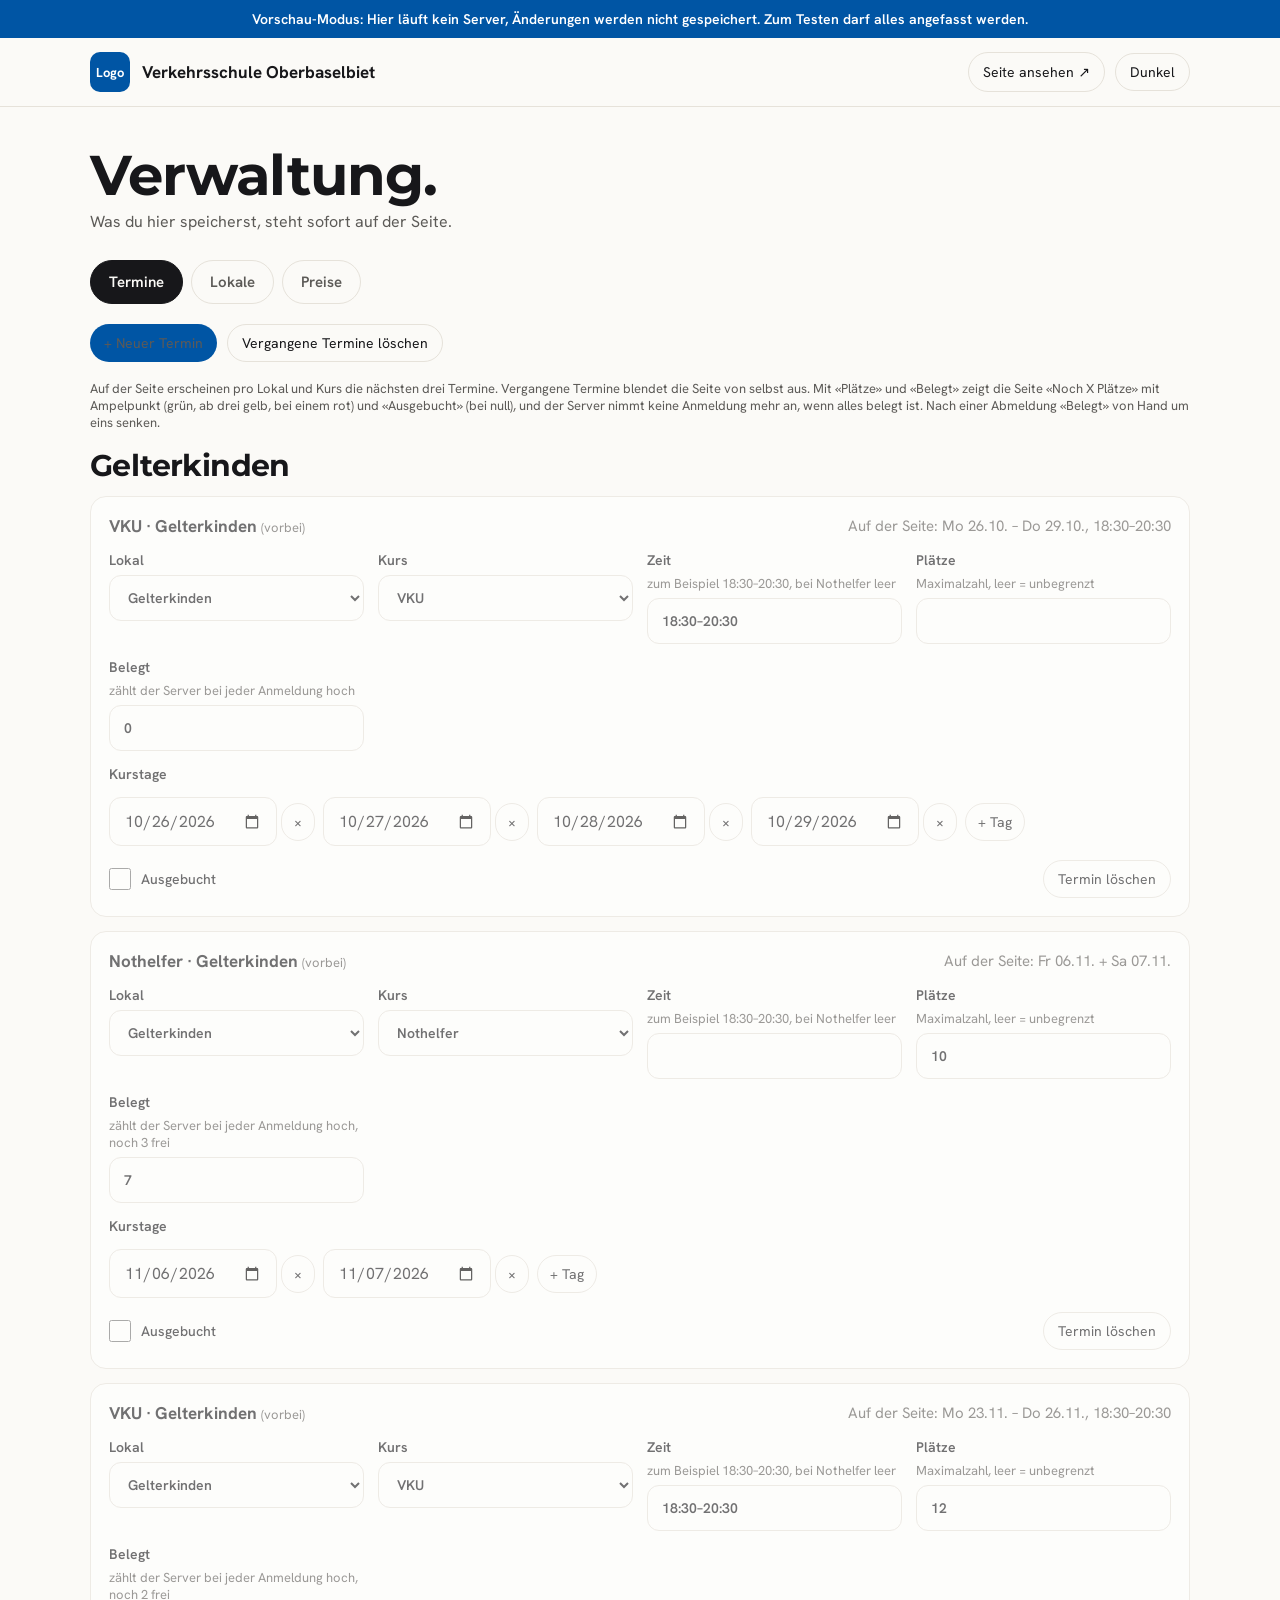
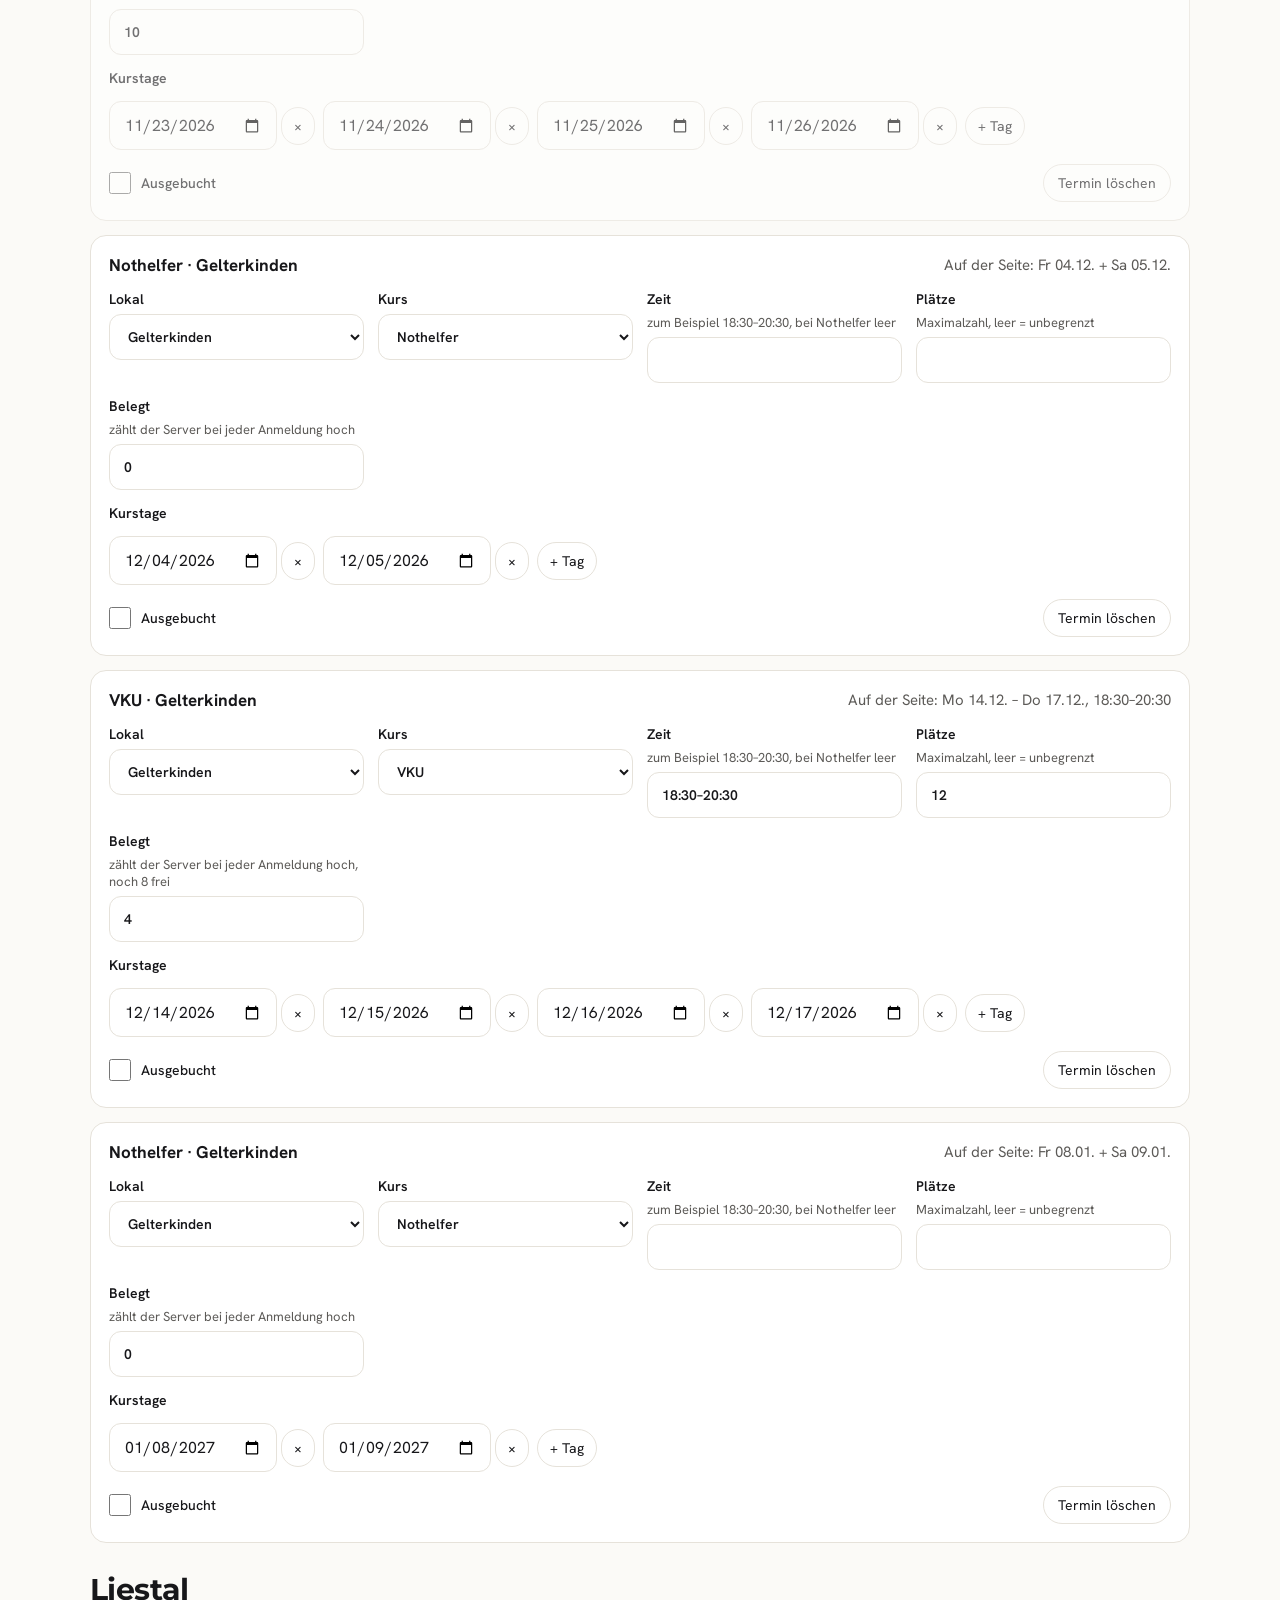
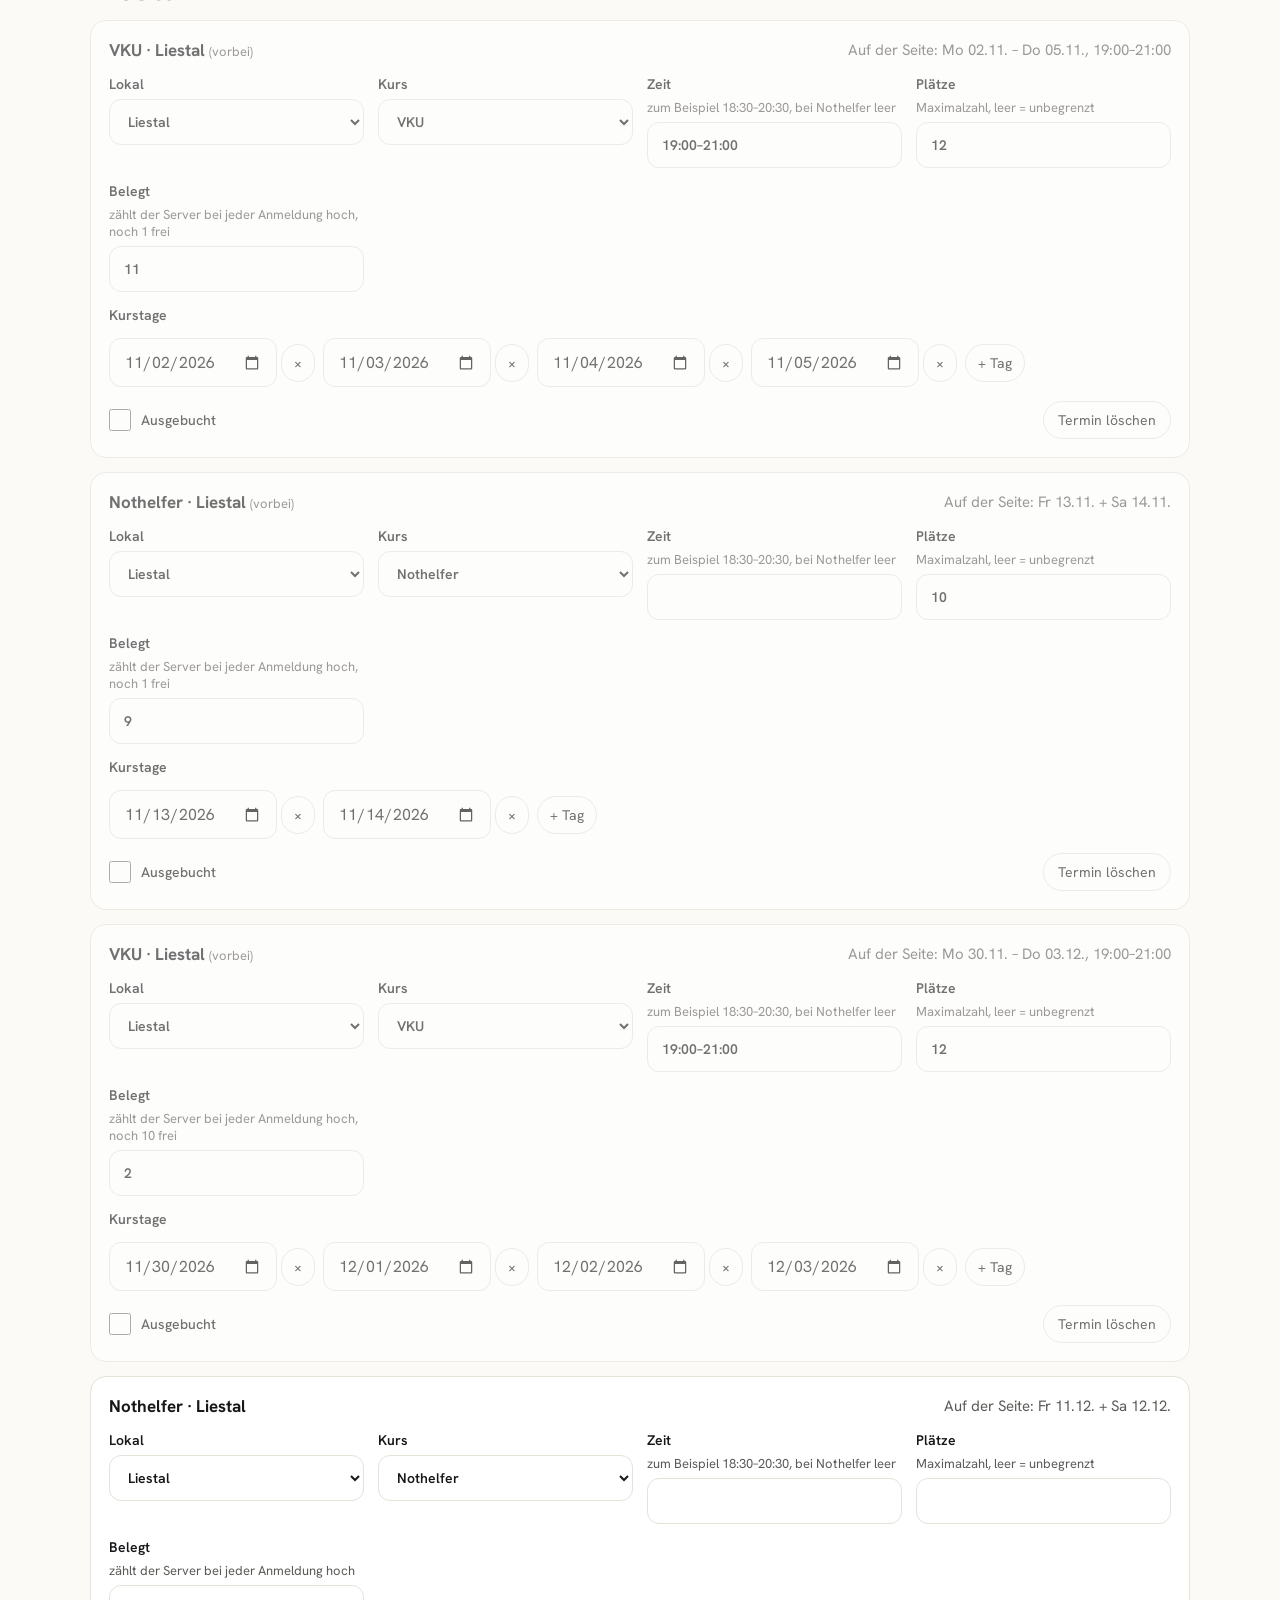
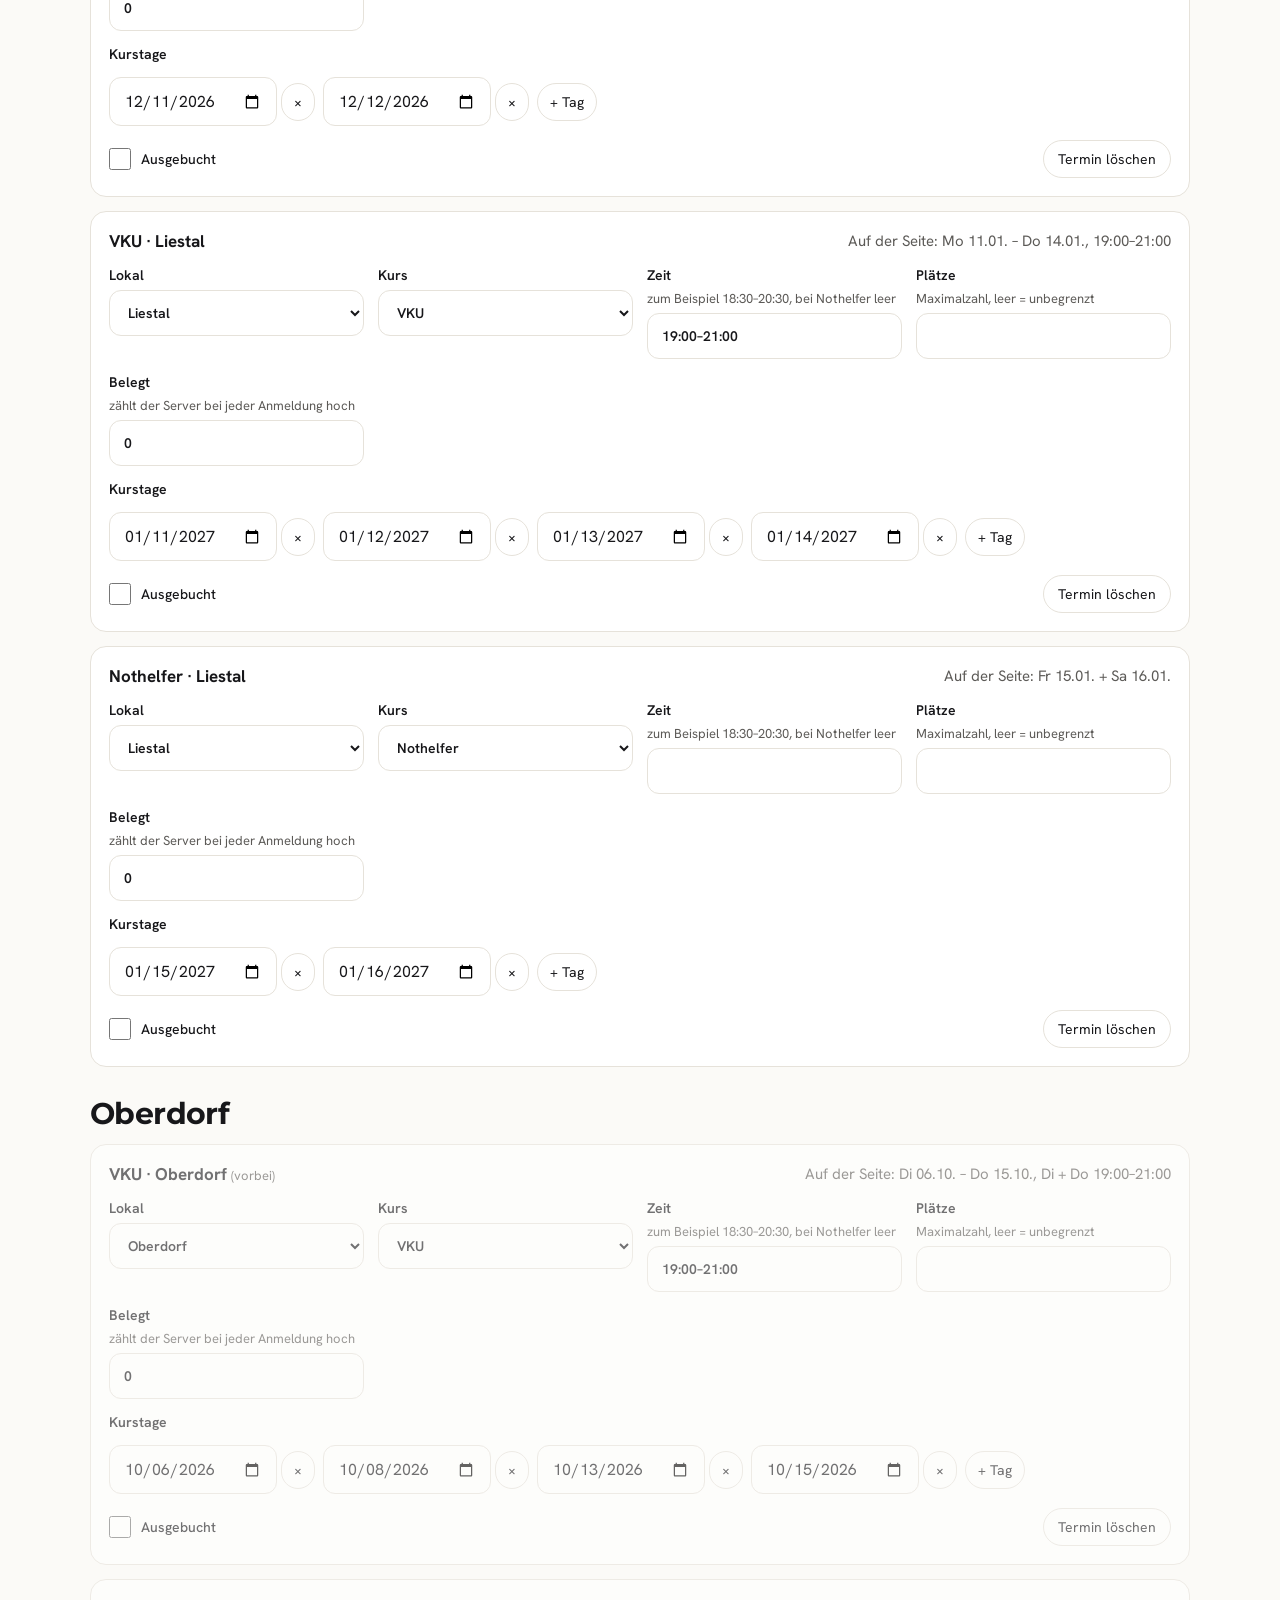
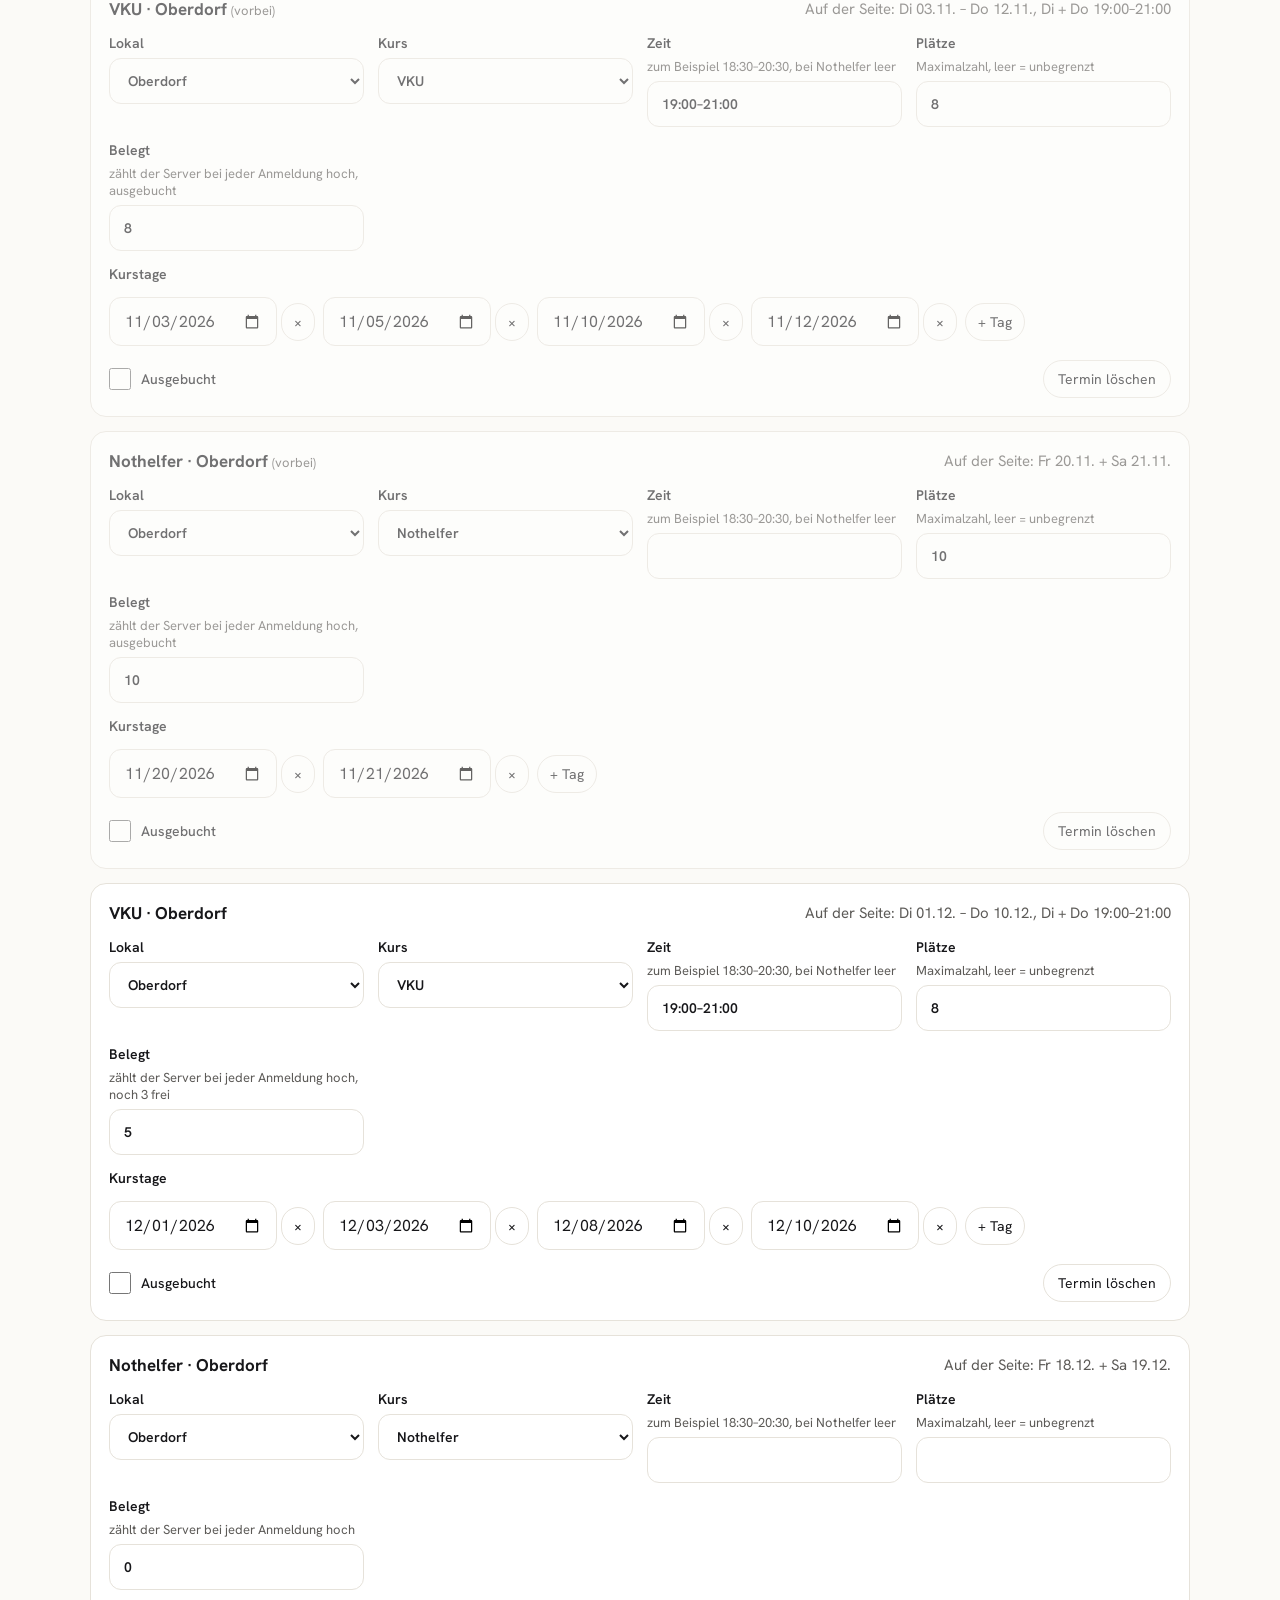
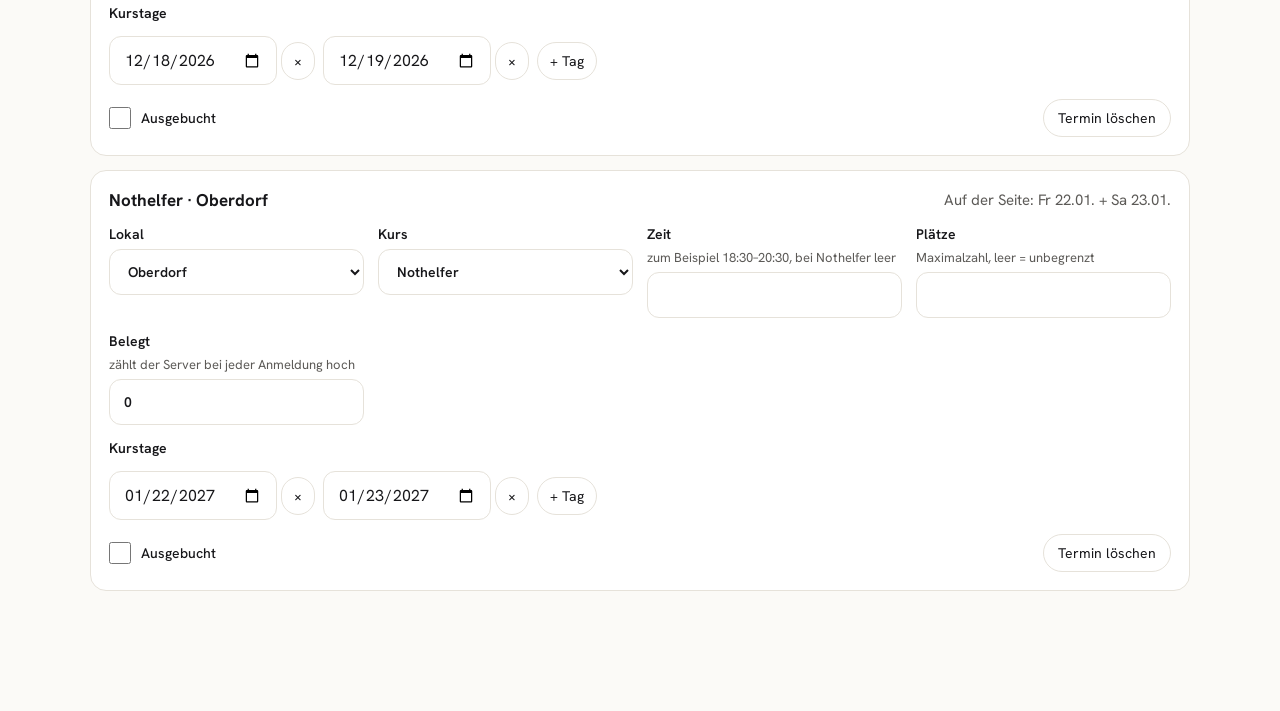
<file: verwaltung/index.html>
<!doctype html>
<html lang="de-CH">
<head>
<meta charset="utf-8">
<meta name="viewport" content="width=device-width, initial-scale=1">
<meta name="robots" content="noindex, nofollow">
<title>Verwaltung · Verkehrsschule Oberbaselbiet</title>
<link rel="stylesheet" href="../schriften/schriften.css">
<style>
body{margin:0}
[hidden]{display:none !important}
.site{--bg:#FBFAF7;--surface:#FFFFFF;--line:#E6E2DA;--ink:#17171A;--muted:#5C5A57;--accent:#0055A4;--accentInk:#FFFFFF;--soft:#F3F0E9;--rot:#B42318;--gruen:#1F7A3E;
  min-height:100vh;background:var(--bg);color:var(--ink);font-family:"Hanken Grotesk",system-ui,sans-serif;transition:background .3s,color .3s}
.site.dark{--bg:#0F1012;--surface:#181A1D;--line:#2A2D31;--ink:#F2F1EE;--muted:#A8A6A1;--accent:#2F6BC8;--accentInk:#FFFFFF;--soft:#1D2024;--rot:#F97066;--gruen:#5BD08A}
a{color:var(--ink)}
.serif{font-family:"Montserrat","Hanken Grotesk",system-ui,sans-serif;font-weight:700;letter-spacing:-0.02em}
input,textarea,select{font:inherit;color:var(--ink);background:var(--surface);border:1px solid var(--line);border-radius:12px;padding:12px 14px;min-height:46px;box-sizing:border-box;width:100%}
textarea{min-height:120px;line-height:1.5;resize:vertical}
input:focus,textarea:focus,select:focus{outline:2px solid var(--accent);outline-offset:1px}
input[type=checkbox]{width:22px;height:22px;min-height:22px;padding:0;margin:0}
label{display:flex;flex-direction:column;gap:6px;font-size:14px;font-weight:600}
label.zeile{flex-direction:row;align-items:center;gap:10px;font-weight:500}
.btn{display:inline-flex;align-items:center;justify-content:center;min-height:46px;padding:0 22px;border-radius:999px;border:none;background:var(--accent);color:var(--accentInk);font:inherit;font-weight:600;cursor:pointer;text-decoration:none;white-space:nowrap}
.btn:hover{opacity:.88}
.btn.gelb{background:var(--accent);color:var(--accentInk)}
.btn.ghost{background:transparent;color:var(--ink);border:1px solid var(--line)}
.btn.ghost:hover{border-color:var(--ink);opacity:1}
.btn.klein{min-height:38px;padding:0 14px;font-size:14px}
.btn:disabled{opacity:.5;cursor:default}
header{position:sticky;top:0;z-index:10;background:var(--bg);border-bottom:1px solid var(--line)}
.kopf{max-width:1100px;margin:0 auto;padding:14px 24px;display:flex;align-items:center;gap:16px;flex-wrap:wrap}
.kopf .logo{display:flex;align-items:center;gap:12px;text-decoration:none;font-weight:700;font-size:17px}
.kopf .logo span.mark{width:40px;height:40px;border-radius:10px;background:var(--accent);color:var(--accentInk);display:flex;align-items:center;justify-content:center;font-size:13px}
.kopf .rechts{margin-left:auto;display:flex;align-items:center;gap:10px;flex-wrap:wrap;font-size:14px;color:var(--muted)}
main{max-width:1100px;margin:0 auto;padding:40px 24px 120px}
h1{margin:0 0 8px;font-size:clamp(36px,5vw,56px);line-height:1}
.hinweis{background:var(--accent);color:var(--accentInk);text-align:center;font-size:14px;font-weight:600;padding:10px 16px}
.karte{background:var(--surface);border:1px solid var(--line);border-radius:20px;padding:24px;display:flex;flex-direction:column;gap:16px}
.reiter{display:flex;gap:8px;flex-wrap:wrap;margin:28px 0 20px}
.reiter button{background:transparent;border:1px solid var(--line);border-radius:999px;color:var(--muted);font:inherit;font-size:15px;font-weight:600;padding:0 18px;min-height:44px;cursor:pointer}
.reiter button[aria-selected=true]{background:var(--ink);color:var(--bg);border-color:var(--ink)}
.raster{display:grid;grid-template-columns:repeat(auto-fit,minmax(220px,1fr));gap:14px}
.liste{display:flex;flex-direction:column;gap:14px}
.eintrag{background:var(--surface);border:1px solid var(--line);border-radius:16px;padding:18px;display:flex;flex-direction:column;gap:14px}
.eintrag.vorbei{opacity:.6}
.eintrag .titel{display:flex;justify-content:space-between;align-items:center;gap:12px;flex-wrap:wrap}
.eintrag .titel strong{font-size:17px}
.eintrag .vorschau{font-size:15px;color:var(--muted)}
.tage{display:flex;flex-wrap:wrap;gap:8px;align-items:center}
.tage input{width:auto;min-width:160px}
.tage button{background:transparent;border:1px solid var(--line);border-radius:999px;min-height:38px;padding:0 12px;font:inherit;font-size:14px;cursor:pointer;color:var(--ink)}
.fuss{position:fixed;left:0;right:0;bottom:0;background:var(--bg);border-top:1px solid var(--line);padding:12px 24px}
.fuss .innen{max-width:1100px;margin:0 auto;display:flex;align-items:center;gap:12px;flex-wrap:wrap}
.fuss .meldung{font-size:14px;color:var(--muted);flex:1 1 200px}
.fuss .meldung.ok{color:var(--gruen)}
.fuss .meldung.fehler{color:var(--rot);font-weight:600}
.lokalgruppe h2{margin:28px 0 12px;font-size:30px}
.lokalgruppe:first-child h2{margin-top:0}
.klein{font-size:13px;color:var(--muted);font-weight:400}
.fehlertext{color:var(--rot);font-weight:600;font-size:15px}
.login{max-width:420px;margin:40px auto 0}
.zeile-oben{display:flex;justify-content:space-between;align-items:flex-end;gap:16px;flex-wrap:wrap}
@media (max-width:600px){main{padding:28px 16px 140px}.karte,.eintrag{padding:16px}}
</style>
</head>
<body>
<div class="site" id="site">
<div class="hinweis" id="vorschau-hinweis" hidden>Vorschau-Modus: Hier läuft kein Server, Änderungen werden nicht gespeichert. Zum Testen darf alles angefasst werden.</div>
<header>
<div class="kopf">
<a class="logo" href="../"><span class="mark">Logo</span>Verkehrsschule Oberbaselbiet</a>
<div class="rechts">
<span id="wer" hidden></span>
<a class="btn ghost klein" href="../" target="_blank" rel="noopener">Seite ansehen ↗</a>
<button type="button" class="btn ghost klein" data-action="theme">Dunkel</button>
<button type="button" class="btn ghost klein" data-action="logout" hidden>Abmelden</button>
</div>
</div>
</header>

<main>
<section id="login" hidden>
<div class="login karte">
<h1 class="serif">Verwaltung.</h1>
<p style="margin:0;color:var(--muted);line-height:1.5">Hier pflegt ihr Termine, Lokale und Preise. Melde dich mit deinem Login an.</p>
<form id="login-form" style="display:flex;flex-direction:column;gap:14px">
<label>Benutzername<input type="text" name="benutzer" autocomplete="username" required></label>
<label>Passwort<input type="password" name="passwort" autocomplete="current-password" required></label>
<p class="fehlertext" id="login-fehler" hidden></p>
<button type="submit" class="btn gelb">Anmelden</button>
</form>
</div>
</section>

<section id="app" hidden>
<div class="zeile-oben">
<div>
<h1 class="serif">Verwaltung.</h1>
<p style="margin:0;color:var(--muted)">Was du hier speicherst, steht sofort auf der Seite.</p>
</div>
</div>

<div class="reiter" role="tablist">
<button type="button" role="tab" aria-selected="true" data-reiter="termine">Termine</button>
<button type="button" role="tab" aria-selected="false" data-reiter="lokale">Lokale</button>
<button type="button" role="tab" aria-selected="false" data-reiter="kurse">Preise</button>
</div>

<div id="reiter-termine" role="tabpanel">
<div style="display:flex;gap:10px;flex-wrap:wrap;margin-bottom:18px">
<button type="button" class="btn klein" data-action="termin-neu">+ Neuer Termin</button>
<button type="button" class="btn ghost klein" data-action="vergangene-loeschen">Vergangene Termine löschen</button>
</div>
<p class="klein" style="margin:0 0 16px">Auf der Seite erscheinen pro Lokal und Kurs die nächsten drei Termine. Vergangene Termine blendet die Seite von selbst aus. Mit «Plätze» und «Belegt» zeigt die Seite «Noch X Plätze» mit Ampelpunkt (grün, ab drei gelb, bei einem rot) und «Ausgebucht» (bei null), und der Server nimmt keine Anmeldung mehr an, wenn alles belegt ist. Nach einer Abmeldung «Belegt» von Hand um eins senken.</p>
<div id="termine-liste"></div>
</div>

<div id="reiter-lokale" role="tabpanel" hidden>
<p class="klein" style="margin:0 0 16px">Die Adresse wird für «Route planen» verwendet. Ohne Adresse steht «[Adresse folgt]». Das Foto ist ein Pfad im Ordner bilder, zum Beispiel bilder/lokal-gelterkinden.jpg.</p>
<div id="lokale-liste" class="liste"></div>
</div>


<div id="reiter-kurse" role="tabpanel" hidden>
<p class="klein" style="margin:0 0 16px">Preis ohne «CHF», zum Beispiel 220.00. Leer lassen zeigt «CHF XX.XX».</p>
<div id="kurse-liste" class="liste"></div>
</div>
</section>
</main>

<div class="fuss" id="fuss" hidden>
<div class="innen">
<span class="meldung" id="meldung"></span>
<button type="button" class="btn ghost" data-action="verwerfen">Verwerfen</button>
<button type="button" class="btn gelb" data-action="speichern">Speichern</button>
</div>
</div>
</div>
<script src="verwaltung.js"></script>
</body>
</html>
</file>
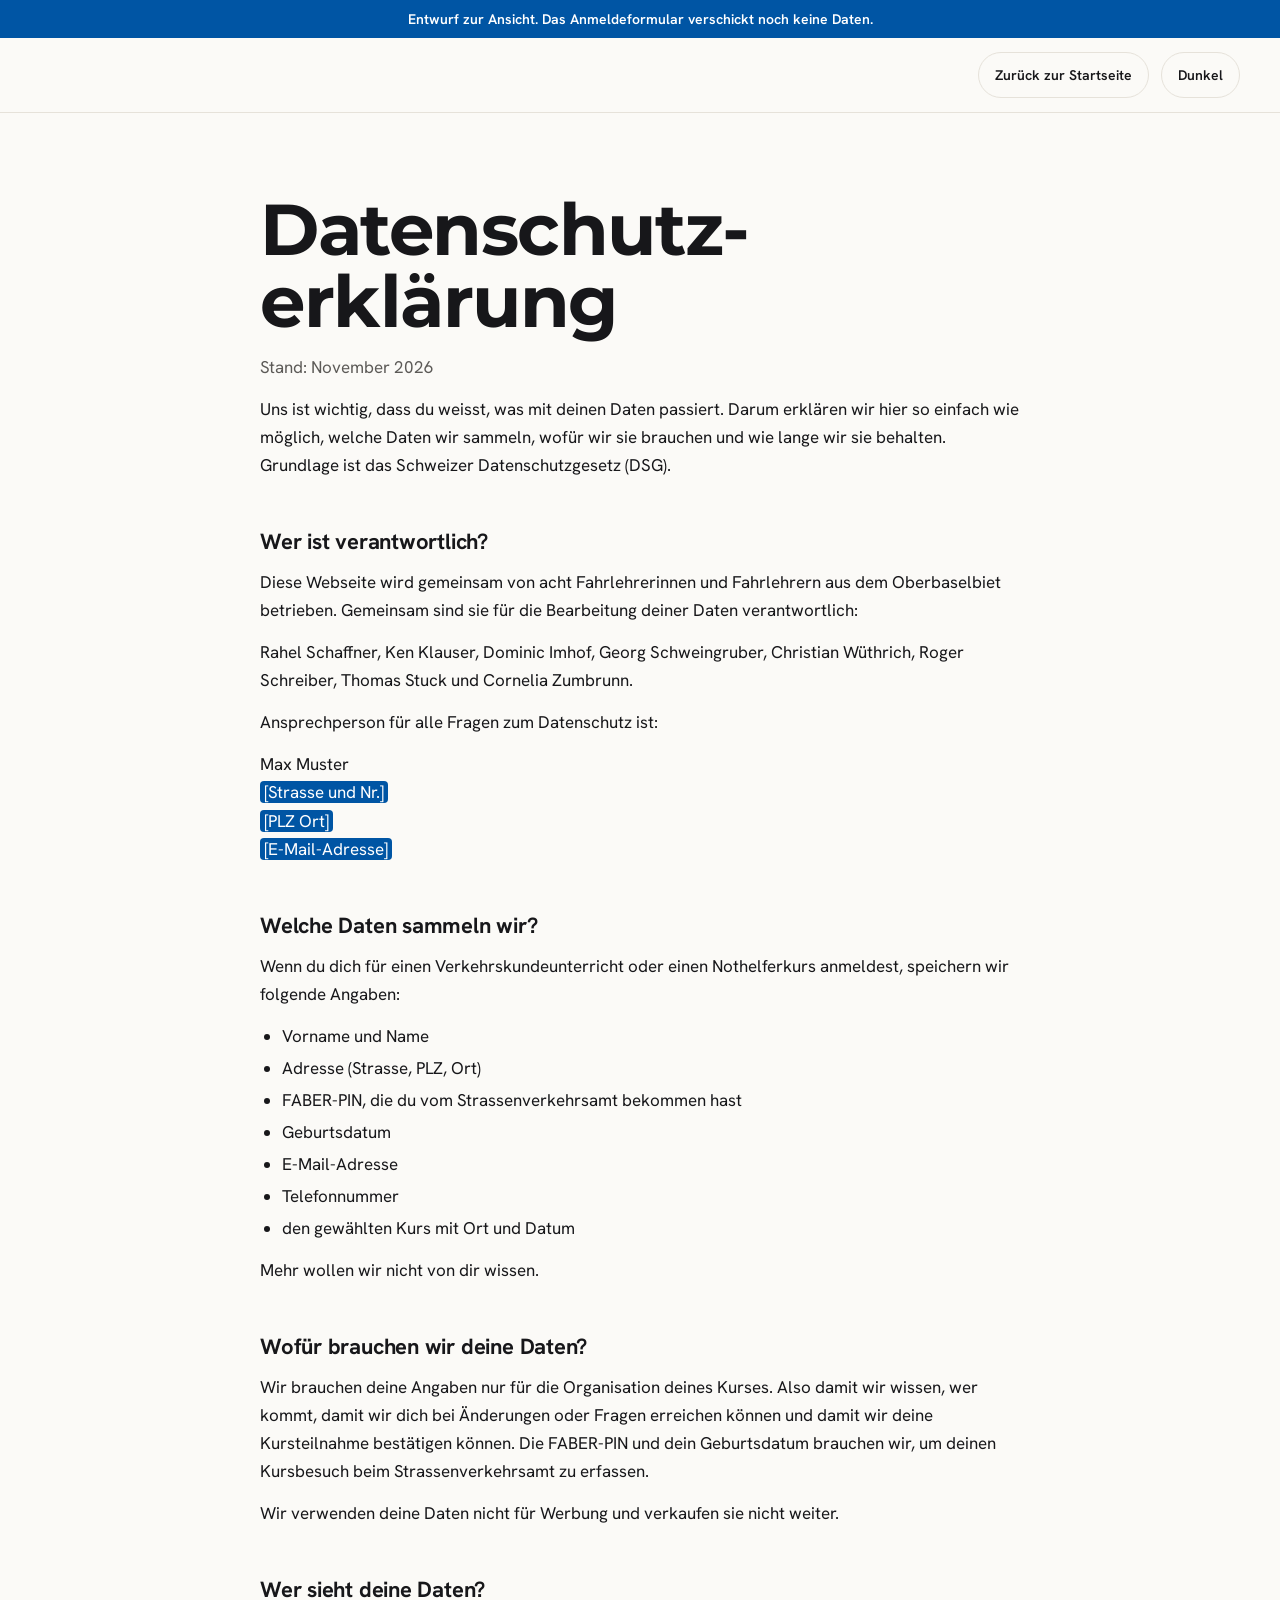
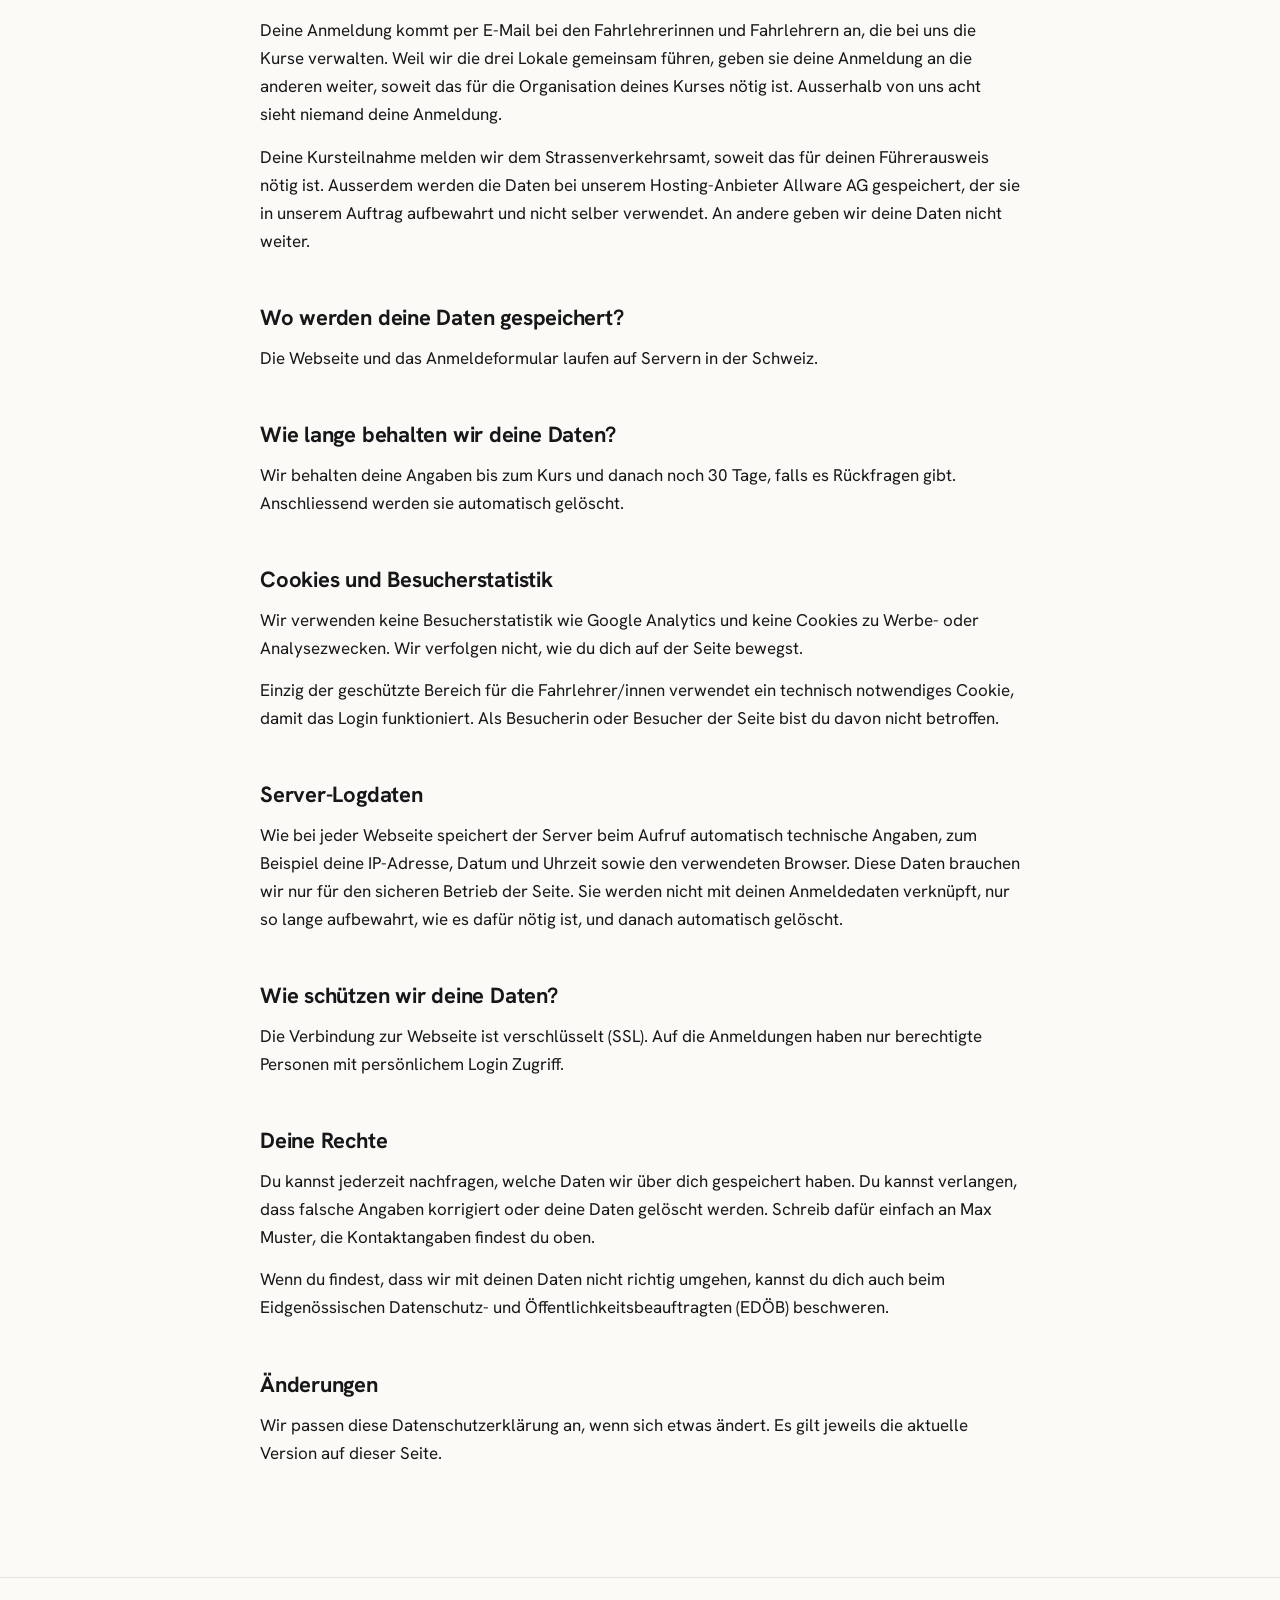
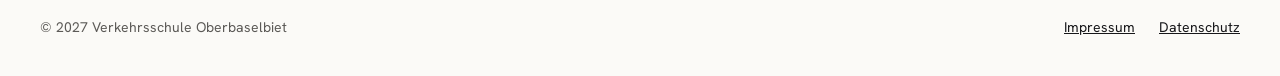
<file: datenschutz.html>
<!doctype html>
<html lang="de-CH">
<head>
<meta charset="utf-8">
<meta name="viewport" content="width=device-width, initial-scale=1">
<meta name="robots" content="noindex, nofollow">
<title>Datenschutz · Verkehrsschule Oberbaselbiet</title>
<link rel="stylesheet" href="schriften/schriften.css">
<style>
body{margin:0}
.site{--bg:#FBFAF7;--surface:#FFFFFF;--line:#E6E2DA;--ink:#17171A;--muted:#5C5A57;--accent:#0055A4;--accentInk:#FFFFFF;--soft:#F3F0E9;
  background:var(--bg);color:var(--ink);font-family:"Hanken Grotesk",system-ui,sans-serif;transition:background .3s,color .3s}
.site.dark{--bg:#0F1012;--surface:#181A1D;--line:#2A2D31;--ink:#F2F1EE;--muted:#A8A6A1;--accent:#2F6BC8;--accentInk:#FFFFFF;--soft:#1D2024}
a{color:var(--ink)}a:hover{color:var(--muted)}
.serif{font-family:"Montserrat","Hanken Grotesk",system-ui,sans-serif;font-weight:700;letter-spacing:-0.02em}
.btn{display:inline-flex;align-items:center;justify-content:center;min-height:44px;padding:0 16px;border-radius:999px;background:transparent;color:var(--ink);border:1px solid var(--line);font:inherit;font-size:14px;font-weight:600;cursor:pointer;text-decoration:none}
.btn:hover{color:var(--ink);border-color:var(--ink)}
.doc h2{font-size:22px;font-weight:700;margin:48px 0 12px;letter-spacing:-0.01em}
.doc p{margin:0 0 14px;font-size:17px;line-height:1.65}
.doc ul{margin:0 0 14px;padding-left:22px;font-size:17px;line-height:1.65}
.doc li{margin-bottom:4px}
.ph{background:var(--accent);color:var(--accentInk);padding:0 4px;border-radius:4px}
.topcar{position:fixed;right:20px;bottom:20px;z-index:50;width:56px;height:72px;padding:0;border:none;background:transparent;cursor:pointer;opacity:0;pointer-events:none;transition:opacity .3s;filter:drop-shadow(0 6px 10px rgba(0,0,0,.22))}
.topcar.show{opacity:1;pointer-events:auto}
.topcar.show:hover{transform:translateY(-4px);transition:opacity .3s,transform .2s}
.topcar.drive{opacity:0;pointer-events:none;transform:translateY(-110vh);transition:transform .9s cubic-bezier(.55,0,.8,.2),opacity .25s .7s}
.smoke{position:fixed;right:20px;bottom:12px;width:56px;height:40px;z-index:49;pointer-events:none;opacity:1;transition:opacity .6s}
.smoke span{position:absolute;bottom:0;width:22px;height:22px;border-radius:50%;background:rgba(150,150,150,.8);opacity:0}
.smoke.on span{animation:puff .9s ease-out infinite}
.smoke.fade{opacity:0}
@keyframes puff{0%{transform:translate(0,0) scale(.3);opacity:.9}100%{transform:translate(var(--dx),22px) scale(2.4);opacity:0}}
.topcar.burn{opacity:1;animation:shake .07s linear infinite}
@keyframes shake{0%{transform:translate(0,0) rotate(0)}25%{transform:translate(-1.5px,1px) rotate(-2deg)}50%{transform:translate(1.5px,0) rotate(2deg)}75%{transform:translate(-1px,-1px) rotate(-1deg)}100%{transform:translate(0,0) rotate(0)}}
.topcar:focus-visible{outline:2px solid var(--accent);outline-offset:4px;border-radius:8px}
</style>
</head>
<body>
<div id="seitenanfang" class="site" style="min-height: 100vh">


<div style="background: var(--accent); color: var(--accentInk); text-align: center; font-size: 14px; font-weight: 600; padding: 10px 16px">Entwurf zur Ansicht. Das Anmeldeformular verschickt noch keine Daten.</div>
<header style="position: sticky; top: 0; z-index: 10; background: var(--bg); border-bottom: 1px solid var(--line)">
<div style="max-width: 1200px; margin: 0 auto; padding: 14px 24px; display: flex; flex-wrap: wrap; align-items: center; justify-content: flex-end; gap: 16px">
<div style="display: flex; flex-wrap: wrap; gap: 12px">
<a class="btn" href="index.html">Zurück zur Startseite</a>
<button type="button" class="btn" data-action="theme" aria-label="Hell oder dunkel umschalten">Dunkel</button>
</div>
</div>
</header>

<main class="doc" style="max-width: 760px; margin: 0 auto; padding: 80px 24px 96px">
<h1 class="serif" style="margin: 0 0 16px; font-size: clamp(44px, 6vw, 72px); line-height: 1">Datenschutz&shy;erklärung</h1>
<p style="color: var(--muted)">Stand: November 2026</p>

<p>Uns ist wichtig, dass du weisst, was mit deinen Daten passiert. Darum erklären wir hier so einfach wie möglich, welche Daten wir sammeln, wofür wir sie brauchen und wie lange wir sie behalten. Grundlage ist das Schweizer Datenschutzgesetz (DSG).</p>

<h2>Wer ist verantwortlich?</h2>
<p>Diese Webseite wird gemeinsam von acht Fahrlehrerinnen und Fahrlehrern aus dem Oberbaselbiet betrieben. Gemeinsam sind sie für die Bearbeitung deiner Daten verantwortlich:</p>
<p>Rahel Schaffner, Ken Klauser, Dominic Imhof, Georg Schweingruber, Christian Wüthrich, Roger Schreiber, Thomas Stuck und Cornelia Zumbrunn.</p>
<p>Ansprechperson für alle Fragen zum Datenschutz ist:</p>
<p>Max Muster<br><span class="ph">[Strasse und Nr.]</span><br><span class="ph">[PLZ Ort]</span><br><span class="ph">[E-Mail-Adresse]</span></p>

<h2>Welche Daten sammeln wir?</h2>
<p>Wenn du dich für einen Verkehrskundeunterricht oder einen Nothelferkurs anmeldest, speichern wir folgende Angaben:</p>
<ul>
<li>Vorname und Name</li>
<li>Adresse (Strasse, PLZ, Ort)</li>
<li>FABER-PIN, die du vom Strassenverkehrsamt bekommen hast</li>
<li>Geburtsdatum</li>
<li>E-Mail-Adresse</li>
<li>Telefonnummer</li>
<li>den gewählten Kurs mit Ort und Datum</li>
</ul>
<p>Mehr wollen wir nicht von dir wissen.</p>

<h2>Wofür brauchen wir deine Daten?</h2>
<p>Wir brauchen deine Angaben nur für die Organisation deines Kurses. Also damit wir wissen, wer kommt, damit wir dich bei Änderungen oder Fragen erreichen können und damit wir deine Kursteilnahme bestätigen können. Die FABER-PIN und dein Geburtsdatum brauchen wir, um deinen Kursbesuch beim Strassenverkehrsamt zu erfassen.</p>
<p>Wir verwenden deine Daten nicht für Werbung und verkaufen sie nicht weiter.</p>

<h2>Wer sieht deine Daten?</h2>
<p>Deine Anmeldung kommt per E-Mail bei den Fahrlehrerinnen und Fahrlehrern an, die bei uns die Kurse verwalten. Weil wir die drei Lokale gemeinsam führen, geben sie deine Anmeldung an die anderen weiter, soweit das für die Organisation deines Kurses nötig ist. Ausserhalb von uns acht sieht niemand deine Anmeldung.</p>
<p>Deine Kursteilnahme melden wir dem Strassenverkehrsamt, soweit das für deinen Führerausweis nötig ist. Ausserdem werden die Daten bei unserem Hosting-Anbieter Allware AG gespeichert, der sie in unserem Auftrag aufbewahrt und nicht selber verwendet. An andere geben wir deine Daten nicht weiter.</p>

<h2>Wo werden deine Daten gespeichert?</h2>
<p>Die Webseite und das Anmeldeformular laufen auf Servern in der Schweiz.</p>

<h2>Wie lange behalten wir deine Daten?</h2>
<p>Wir behalten deine Angaben bis zum Kurs und danach noch 30 Tage, falls es Rückfragen gibt. Anschliessend werden sie automatisch gelöscht.</p>

<h2>Cookies und Besucherstatistik</h2>
<p>Wir verwenden keine Besucherstatistik wie Google Analytics und keine Cookies zu Werbe- oder Analysezwecken. Wir verfolgen nicht, wie du dich auf der Seite bewegst.</p>
<p>Einzig der geschützte Bereich für die Fahrlehrer/innen verwendet ein technisch notwendiges Cookie, damit das Login funktioniert. Als Besucherin oder Besucher der Seite bist du davon nicht betroffen.</p>

<h2>Server-Logdaten</h2>
<p>Wie bei jeder Webseite speichert der Server beim Aufruf automatisch technische Angaben, zum Beispiel deine IP-Adresse, Datum und Uhrzeit sowie den verwendeten Browser. Diese Daten brauchen wir nur für den sicheren Betrieb der Seite. Sie werden nicht mit deinen Anmeldedaten verknüpft, nur so lange aufbewahrt, wie es dafür nötig ist, und danach automatisch gelöscht.</p>

<h2>Wie schützen wir deine Daten?</h2>
<p>Die Verbindung zur Webseite ist verschlüsselt (SSL). Auf die Anmeldungen haben nur berechtigte Personen mit persönlichem Login Zugriff.</p>

<h2>Deine Rechte</h2>
<p>Du kannst jederzeit nachfragen, welche Daten wir über dich gespeichert haben. Du kannst verlangen, dass falsche Angaben korrigiert oder deine Daten gelöscht werden. Schreib dafür einfach an Max Muster, die Kontaktangaben findest du oben.</p>
<p>Wenn du findest, dass wir mit deinen Daten nicht richtig umgehen, kannst du dich auch beim Eidgenössischen Datenschutz- und Öffentlichkeitsbeauftragten (EDÖB) beschweren.</p>

<h2>Änderungen</h2>
<p>Wir passen diese Datenschutzerklärung an, wenn sich etwas ändert. Es gilt jeweils die aktuelle Version auf dieser Seite.</p>
</main>

<footer style="border-top: 1px solid var(--line)">
<div style="max-width: 1200px; margin: 0 auto; padding: 40px 24px; display: flex; flex-wrap: wrap; justify-content: space-between; gap: 16px; font-size: 14px; color: var(--muted)"><span>© 2027 Verkehrsschule Oberbaselbiet</span><div style="display: flex; flex-wrap: wrap; gap: 24px"><a href="impressum.html">Impressum</a><a href="datenschutz.html">Datenschutz</a></div></div>
</footer>

<div class="smoke" id="smoke" aria-hidden="true">
<span style="left: -4px; --dx: -16px; animation-delay: 0s"></span>
<span style="left: -2px; --dx: -10px; animation-delay: .18s"></span>
<span style="left: 0px; --dx: -20px; animation-delay: .36s"></span>
<span style="right: -4px; --dx: 16px; animation-delay: .09s"></span>
<span style="right: -2px; --dx: 10px; animation-delay: .27s"></span>
<span style="right: 0px; --dx: 20px; animation-delay: .45s"></span>
</div>
<button type="button" class="topcar" id="topcar" aria-label="Nach oben">
<svg width="56" height="72" viewBox="0 0 56 72" aria-hidden="true">
<rect x="4" y="12" width="6" height="14" rx="3" fill="#1B1F27"></rect>
<rect x="46" y="12" width="6" height="14" rx="3" fill="#1B1F27"></rect>
<rect x="4" y="48" width="6" height="14" rx="3" fill="#1B1F27"></rect>
<rect x="46" y="48" width="6" height="14" rx="3" fill="#1B1F27"></rect>
<rect x="8" y="4" width="40" height="64" rx="14" fill="#FFFFFF" stroke="#CFC9BF" stroke-width="1.5"></rect>
<rect x="24" y="4.8" width="8" height="62.4" fill="#D7192A"></rect>
<path d="M14 26 Q28 18 42 26 L39 34 Q28 30 17 34 Z" fill="#33404F"></path>
<path d="M17 52 Q28 55 39 52 L41 58 Q28 62 15 58 Z" fill="#33404F"></path>
<rect x="11" y="6" width="9" height="4" rx="2" fill="#FFE07A"></rect>
<rect x="36" y="6" width="9" height="4" rx="2" fill="#FFE07A"></rect>
<rect x="12" y="63" width="8" height="3" rx="1.5" fill="#D7192A"></rect>
<rect x="36" y="63" width="8" height="3" rx="1.5" fill="#D7192A"></rect>
</svg>
</button>
</div>
<script src="app.js"></script>
</body>
</html>
</file>
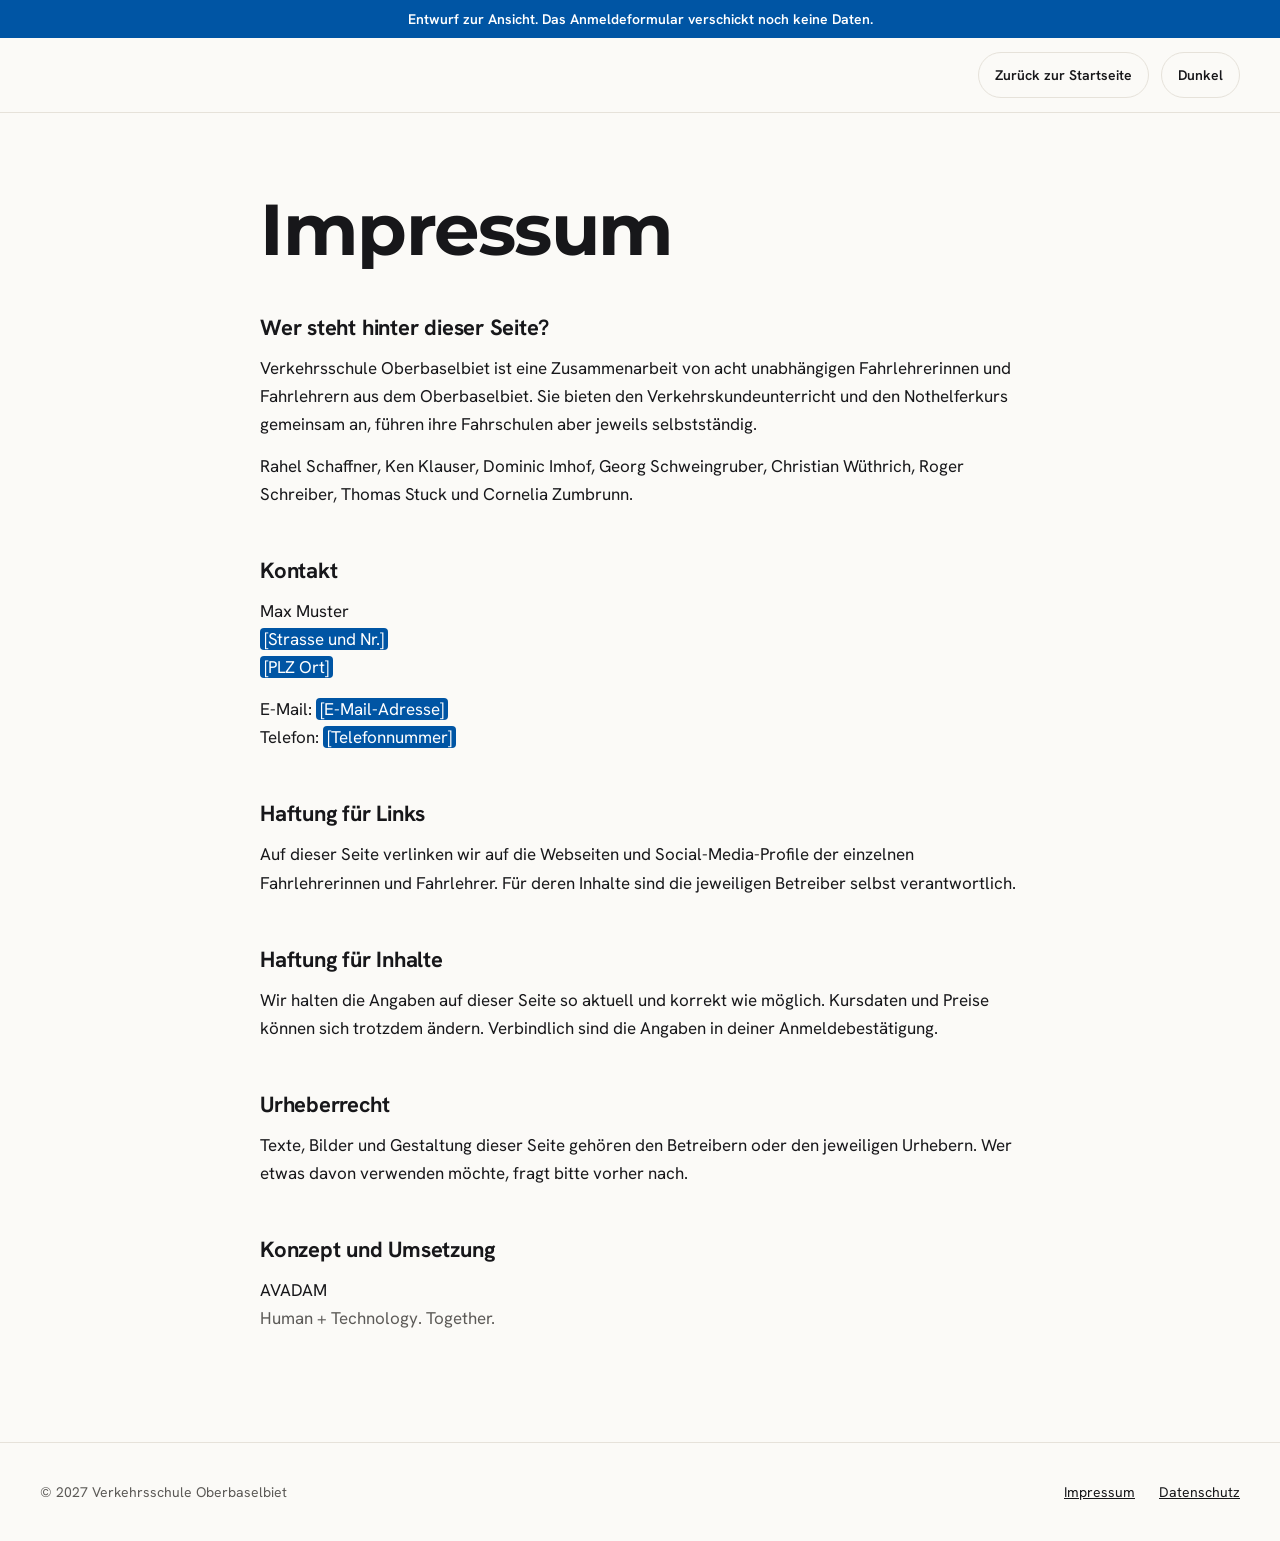
<file: impressum.html>
<!doctype html>
<html lang="de-CH">
<head>
<meta charset="utf-8">
<meta name="viewport" content="width=device-width, initial-scale=1">
<meta name="robots" content="noindex, nofollow">
<title>Impressum · Verkehrsschule Oberbaselbiet</title>
<link rel="stylesheet" href="schriften/schriften.css">
<style>
body{margin:0}
.site{--bg:#FBFAF7;--surface:#FFFFFF;--line:#E6E2DA;--ink:#17171A;--muted:#5C5A57;--accent:#0055A4;--accentInk:#FFFFFF;--soft:#F3F0E9;
  background:var(--bg);color:var(--ink);font-family:"Hanken Grotesk",system-ui,sans-serif;transition:background .3s,color .3s}
.site.dark{--bg:#0F1012;--surface:#181A1D;--line:#2A2D31;--ink:#F2F1EE;--muted:#A8A6A1;--accent:#2F6BC8;--accentInk:#FFFFFF;--soft:#1D2024}
a{color:var(--ink)}a:hover{color:var(--muted)}
.serif{font-family:"Montserrat","Hanken Grotesk",system-ui,sans-serif;font-weight:700;letter-spacing:-0.02em}
.btn{display:inline-flex;align-items:center;justify-content:center;min-height:44px;padding:0 16px;border-radius:999px;background:transparent;color:var(--ink);border:1px solid var(--line);font:inherit;font-size:14px;font-weight:600;cursor:pointer;text-decoration:none}
.btn:hover{color:var(--ink);border-color:var(--ink)}
.doc h2{font-size:22px;font-weight:700;margin:48px 0 12px;letter-spacing:-0.01em}
.doc p{margin:0 0 14px;font-size:17px;line-height:1.65}
.doc ul{margin:0 0 14px;padding-left:22px;font-size:17px;line-height:1.65}
.doc li{margin-bottom:4px}
.ph{background:var(--accent);color:var(--accentInk);padding:0 4px;border-radius:4px}
.topcar{position:fixed;right:20px;bottom:20px;z-index:50;width:56px;height:72px;padding:0;border:none;background:transparent;cursor:pointer;opacity:0;pointer-events:none;transition:opacity .3s;filter:drop-shadow(0 6px 10px rgba(0,0,0,.22))}
.topcar.show{opacity:1;pointer-events:auto}
.topcar.show:hover{transform:translateY(-4px);transition:opacity .3s,transform .2s}
.topcar.drive{opacity:0;pointer-events:none;transform:translateY(-110vh);transition:transform .9s cubic-bezier(.55,0,.8,.2),opacity .25s .7s}
.smoke{position:fixed;right:20px;bottom:12px;width:56px;height:40px;z-index:49;pointer-events:none;opacity:1;transition:opacity .6s}
.smoke span{position:absolute;bottom:0;width:22px;height:22px;border-radius:50%;background:rgba(150,150,150,.8);opacity:0}
.smoke.on span{animation:puff .9s ease-out infinite}
.smoke.fade{opacity:0}
@keyframes puff{0%{transform:translate(0,0) scale(.3);opacity:.9}100%{transform:translate(var(--dx),22px) scale(2.4);opacity:0}}
.topcar.burn{opacity:1;animation:shake .07s linear infinite}
@keyframes shake{0%{transform:translate(0,0) rotate(0)}25%{transform:translate(-1.5px,1px) rotate(-2deg)}50%{transform:translate(1.5px,0) rotate(2deg)}75%{transform:translate(-1px,-1px) rotate(-1deg)}100%{transform:translate(0,0) rotate(0)}}
.topcar:focus-visible{outline:2px solid var(--accent);outline-offset:4px;border-radius:8px}
</style>
</head>
<body>
<div id="seitenanfang" class="site" style="min-height: 100vh">


<div style="background: var(--accent); color: var(--accentInk); text-align: center; font-size: 14px; font-weight: 600; padding: 10px 16px">Entwurf zur Ansicht. Das Anmeldeformular verschickt noch keine Daten.</div>
<header style="position: sticky; top: 0; z-index: 10; background: var(--bg); border-bottom: 1px solid var(--line)">
<div style="max-width: 1200px; margin: 0 auto; padding: 14px 24px; display: flex; flex-wrap: wrap; align-items: center; justify-content: flex-end; gap: 16px">
<div style="display: flex; flex-wrap: wrap; gap: 12px">
<a class="btn" href="index.html">Zurück zur Startseite</a>
<button type="button" class="btn" data-action="theme" aria-label="Hell oder dunkel umschalten">Dunkel</button>
</div>
</div>
</header>

<main class="doc" style="max-width: 760px; margin: 0 auto; padding: 80px 24px 96px">
<h1 class="serif" style="margin: 0 0 40px; font-size: clamp(44px, 6vw, 72px); line-height: 1">Impressum</h1>

<h2>Wer steht hinter dieser Seite?</h2>
<p>Verkehrsschule Oberbaselbiet ist eine Zusammenarbeit von acht unabhängigen Fahrlehrerinnen und Fahrlehrern aus dem Oberbaselbiet. Sie bieten den Verkehrskundeunterricht und den Nothelferkurs gemeinsam an, führen ihre Fahrschulen aber jeweils selbstständig.</p>
<p>Rahel Schaffner, Ken Klauser, Dominic Imhof, Georg Schweingruber, Christian Wüthrich, Roger Schreiber, Thomas Stuck und Cornelia Zumbrunn.</p>

<h2>Kontakt</h2>
<p>Max Muster<br><span class="ph">[Strasse und Nr.]</span><br><span class="ph">[PLZ Ort]</span></p>
<p>E-Mail: <span class="ph">[E-Mail-Adresse]</span><br>Telefon: <span class="ph">[Telefonnummer]</span></p>

<h2>Haftung für Links</h2>
<p>Auf dieser Seite verlinken wir auf die Webseiten und Social-Media-Profile der einzelnen Fahrlehrerinnen und Fahrlehrer. Für deren Inhalte sind die jeweiligen Betreiber selbst verantwortlich.</p>

<h2>Haftung für Inhalte</h2>
<p>Wir halten die Angaben auf dieser Seite so aktuell und korrekt wie möglich. Kursdaten und Preise können sich trotzdem ändern. Verbindlich sind die Angaben in deiner Anmeldebestätigung.</p>

<h2>Urheberrecht</h2>
<p>Texte, Bilder und Gestaltung dieser Seite gehören den Betreibern oder den jeweiligen Urhebern. Wer etwas davon verwenden möchte, fragt bitte vorher nach.</p>

<h2>Konzept und Umsetzung</h2>
<p>AVADAM<br><span style="color: var(--muted)">Human + Technology. Together.</span></p>
</main>

<footer style="border-top: 1px solid var(--line)">
<div style="max-width: 1200px; margin: 0 auto; padding: 40px 24px; display: flex; flex-wrap: wrap; justify-content: space-between; gap: 16px; font-size: 14px; color: var(--muted)"><span>© 2027 Verkehrsschule Oberbaselbiet</span><div style="display: flex; flex-wrap: wrap; gap: 24px"><a href="impressum.html">Impressum</a><a href="datenschutz.html">Datenschutz</a></div></div>
</footer>

<div class="smoke" id="smoke" aria-hidden="true">
<span style="left: -4px; --dx: -16px; animation-delay: 0s"></span>
<span style="left: -2px; --dx: -10px; animation-delay: .18s"></span>
<span style="left: 0px; --dx: -20px; animation-delay: .36s"></span>
<span style="right: -4px; --dx: 16px; animation-delay: .09s"></span>
<span style="right: -2px; --dx: 10px; animation-delay: .27s"></span>
<span style="right: 0px; --dx: 20px; animation-delay: .45s"></span>
</div>
<button type="button" class="topcar" id="topcar" aria-label="Nach oben">
<svg width="56" height="72" viewBox="0 0 56 72" aria-hidden="true">
<rect x="4" y="12" width="6" height="14" rx="3" fill="#1B1F27"></rect>
<rect x="46" y="12" width="6" height="14" rx="3" fill="#1B1F27"></rect>
<rect x="4" y="48" width="6" height="14" rx="3" fill="#1B1F27"></rect>
<rect x="46" y="48" width="6" height="14" rx="3" fill="#1B1F27"></rect>
<rect x="8" y="4" width="40" height="64" rx="14" fill="#FFFFFF" stroke="#CFC9BF" stroke-width="1.5"></rect>
<rect x="24" y="4.8" width="8" height="62.4" fill="#D7192A"></rect>
<path d="M14 26 Q28 18 42 26 L39 34 Q28 30 17 34 Z" fill="#33404F"></path>
<path d="M17 52 Q28 55 39 52 L41 58 Q28 62 15 58 Z" fill="#33404F"></path>
<rect x="11" y="6" width="9" height="4" rx="2" fill="#FFE07A"></rect>
<rect x="36" y="6" width="9" height="4" rx="2" fill="#FFE07A"></rect>
<rect x="12" y="63" width="8" height="3" rx="1.5" fill="#D7192A"></rect>
<rect x="36" y="63" width="8" height="3" rx="1.5" fill="#D7192A"></rect>
</svg>
</button>
</div>
<script src="app.js"></script>
</body>
</html>
</file>
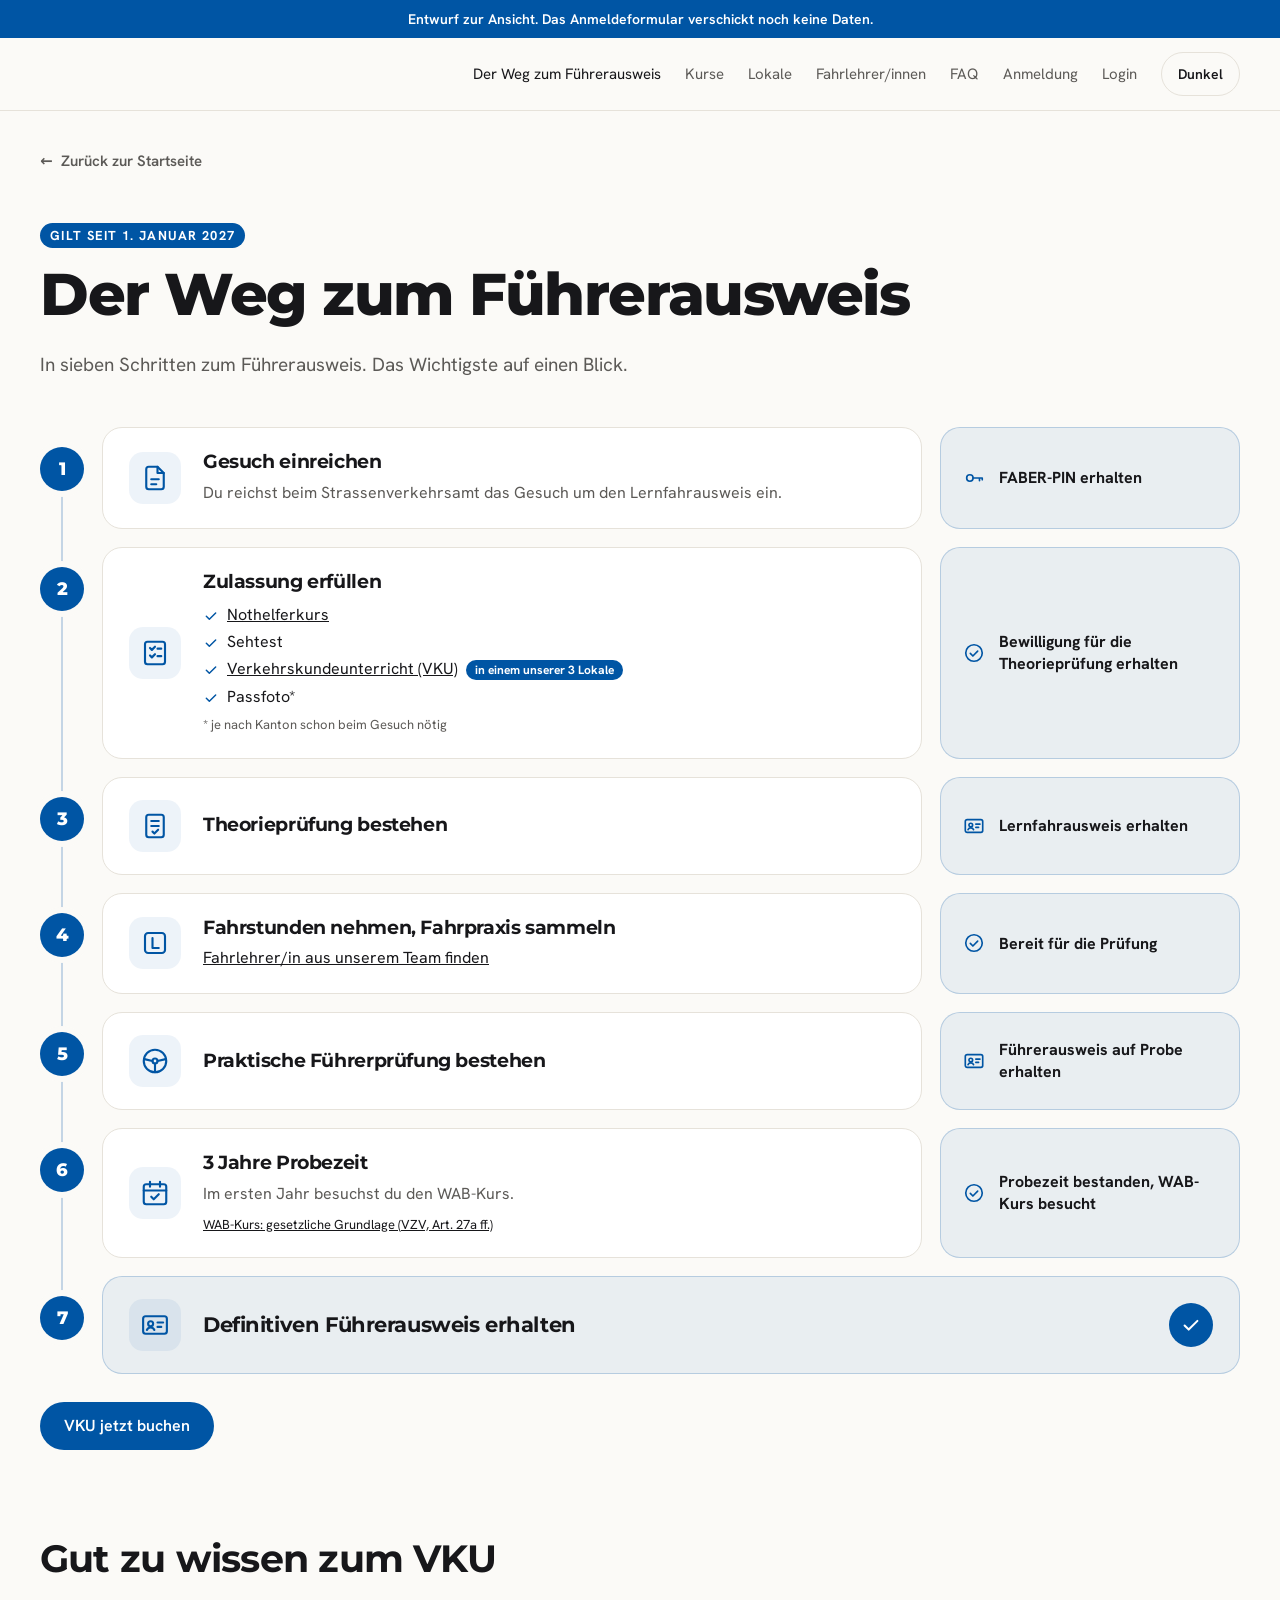
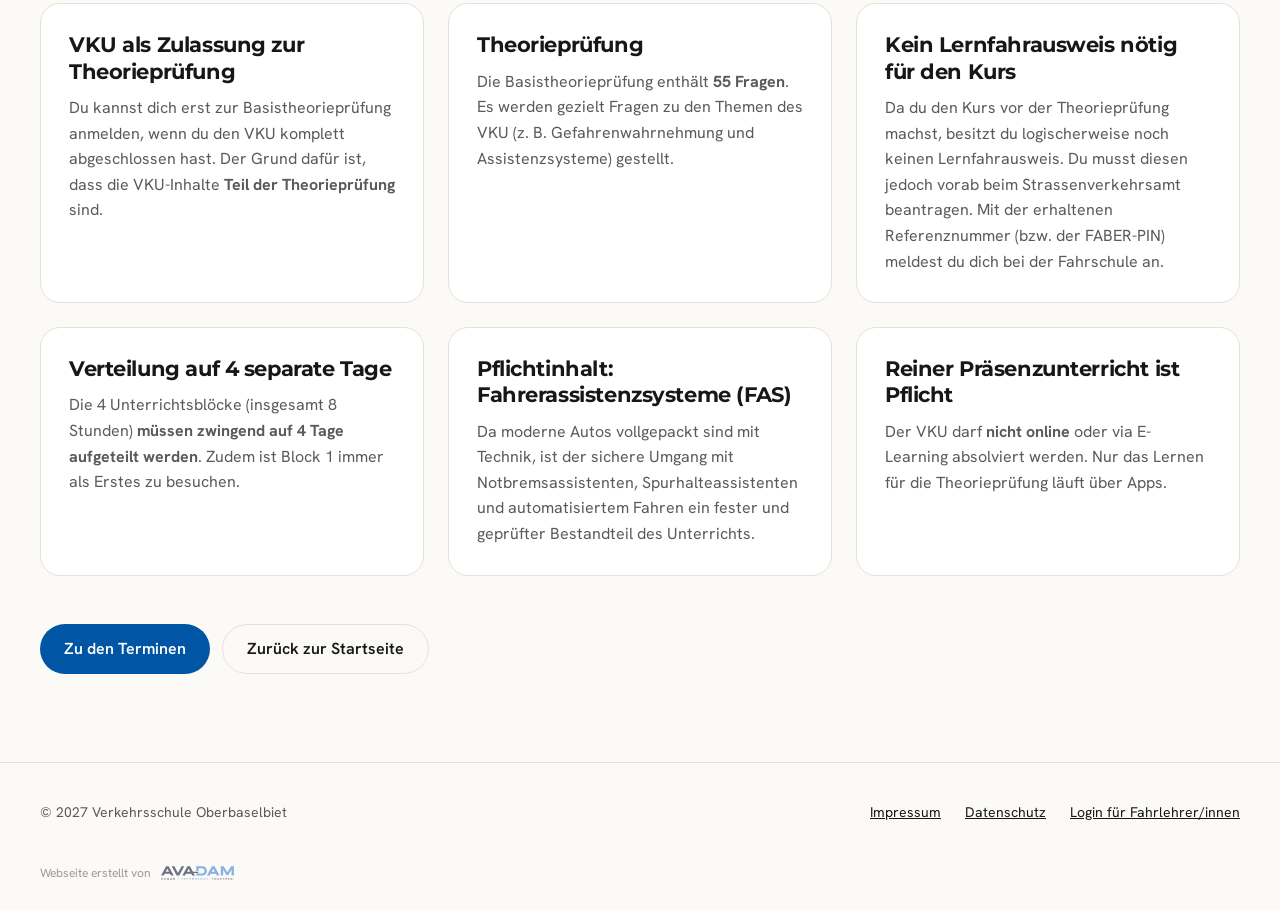
<file: neu-ab-2027.html>
<!doctype html>
<html lang="de-CH">
<head>
<meta charset="utf-8">
<meta name="viewport" content="width=device-width, initial-scale=1">
<meta name="robots" content="noindex, nofollow">
<title>Der Weg zum Führerausweis · Verkehrsschule Oberbaselbiet · Entwurf</title>
<link rel="stylesheet" href="schriften/schriften.css">
<style>
body{margin:0}
[hidden]{display:none !important}
.site{--bg:#FBFAF7;--surface:#FFFFFF;--line:#E6E2DA;--ink:#17171A;--muted:#5C5A57;--accent:#0055A4;--accentInk:#FFFFFF;--soft:#F3F0E9;
  background:var(--bg);color:var(--ink);font-family:"Hanken Grotesk",system-ui,sans-serif;transition:background .3s,color .3s}
.site.dark{--bg:#0F1012;--surface:#181A1D;--line:#2A2D31;--ink:#F2F1EE;--muted:#A8A6A1;--accent:#2F6BC8;--accentInk:#FFFFFF;--soft:#1D2024}
a{color:var(--ink)}a:hover{color:var(--muted)}
/* Titel ohne Serifen (Wunsch der Fahrlehrer/innen, 2. November 2026). Drei Titel zeigen je eine Schrift zur Auswahl. */
.serif{font-family:"Montserrat","Hanken Grotesk",system-ui,sans-serif;font-weight:700;letter-spacing:-0.02em}
.t-haupt{font-family:"Montserrat","Hanken Grotesk",system-ui,sans-serif;font-weight:800;letter-spacing:-0.025em}
.t-kurs{font-family:"Montserrat","Hanken Grotesk",system-ui,sans-serif;font-weight:700;letter-spacing:-0.02em}
.t-lokale{font-family:"Montserrat","Hanken Grotesk",system-ui,sans-serif;font-weight:700;letter-spacing:-0.02em}
input{font:inherit;color:var(--ink);background:var(--surface);border:1px solid var(--line);border-radius:12px;padding:14px 16px;min-height:48px;box-sizing:border-box;width:100%}
input:focus{outline:2px solid var(--accent);outline-offset:1px}
.btn{display:inline-flex;align-items:center;justify-content:center;min-height:48px;padding:0 24px;border-radius:999px;border:none;background:var(--accent);color:var(--accentInk);font:inherit;font-weight:600;cursor:pointer;text-decoration:none}
.btn:hover{color:var(--accentInk);opacity:.88}
.btn.ghost{background:transparent;color:var(--ink);border:1px solid var(--line)}
.btn.ghost:hover{color:var(--ink);border-color:var(--ink)}
.slot{display:flex;justify-content:space-between;align-items:center;gap:12px;padding:12px 0;border-top:1px solid var(--line)}
.pick{background:transparent;border:1px solid var(--line);border-radius:999px;color:var(--ink);font:inherit;font-size:14px;font-weight:600;padding:0 16px;min-height:44px;cursor:pointer;white-space:nowrap}
.pick:hover{background:var(--accent);color:var(--accentInk);border-color:var(--accent)}
.navlink{text-decoration:none;font-size:15px;color:var(--muted)}
.navlink:hover{color:var(--ink)}
.credit{opacity:.6;transition:opacity .2s}.credit:hover{opacity:1}
.site.dark .credit-logo{filter:brightness(0) invert(1)}
.topcar{position:fixed;right:20px;bottom:20px;z-index:50;width:56px;height:72px;padding:0;border:none;background:transparent;cursor:pointer;opacity:0;pointer-events:none;transition:opacity .3s;filter:drop-shadow(0 6px 10px rgba(0,0,0,.22))}
.topcar.show{opacity:1;pointer-events:auto}
.topcar.show:hover{transform:translateY(-4px);transition:opacity .3s,transform .2s}
.topcar.drive{opacity:0;pointer-events:none;transform:translateY(-110vh);transition:transform .9s cubic-bezier(.55,0,.8,.2),opacity .25s .7s}
.smoke{position:fixed;right:20px;bottom:12px;width:56px;height:40px;z-index:49;pointer-events:none;opacity:1;transition:opacity .6s}
.smoke span{position:absolute;bottom:0;width:22px;height:22px;border-radius:50%;background:rgba(150,150,150,.8);opacity:0}
.smoke.on span{animation:puff .9s ease-out infinite}
.smoke.fade{opacity:0}
@keyframes puff{0%{transform:translate(0,0) scale(.3);opacity:.9}100%{transform:translate(var(--dx),22px) scale(2.4);opacity:0}}
.topcar.burn{opacity:1;animation:shake .07s linear infinite}
@keyframes shake{0%{transform:translate(0,0) rotate(0)}25%{transform:translate(-1.5px,1px) rotate(-2deg)}50%{transform:translate(1.5px,0) rotate(2deg)}75%{transform:translate(-1px,-1px) rotate(-1deg)}100%{transform:translate(0,0) rotate(0)}}
.topcar:focus-visible{outline:2px solid var(--accent);outline-offset:4px;border-radius:8px}
.ph{background:var(--accent);color:var(--accentInk);padding:0 4px;border-radius:4px}
.lokale-grid{display:grid;grid-template-columns:repeat(auto-fit,minmax(min(320px,100%),1fr));gap:24px}
.lokal{background:var(--surface);border:1px solid var(--line);border-radius:20px;overflow:hidden;display:flex;flex-direction:column;row-gap:24px}
.lokal>*{padding:0 28px}
.lokal>.lokal-foto{padding:0}
.lokal>.lokal-kopf{padding-top:28px;display:flex;flex-direction:column;align-items:flex-start}
.lokal-kopf .route{margin-top:auto;padding-top:10px}
.lokal>.lokal-kurs:last-child{padding-bottom:28px}
@supports (grid-template-rows: subgrid){
  .lokal{display:grid;grid-template-rows:subgrid}
}
.frei{display:block;font-size:13px;color:var(--muted);margin-top:3px}
.frei i{display:inline-block;width:8px;height:8px;border-radius:50%;margin-right:6px;vertical-align:1px;background:var(--gruen)}
.frei-knapp{color:var(--ink)}.frei-knapp i{background:var(--gelb)}
.frei-letzter{color:var(--rot);font-weight:600}.frei-letzter i{background:var(--rot)}
.site{--gruen:#2E8B57;--gelb:#F2B807;--rot:#B42318}.site.dark{--gruen:#5BD08A;--rot:#F97066}
.team-grid{display:grid;grid-template-columns:repeat(3,minmax(0,1fr));gap:24px}
@media (max-width:900px){.team-grid{grid-template-columns:repeat(2,minmax(0,1fr))}}
@media (max-width:600px){.team-grid{grid-template-columns:1fr}}
.faq{border-top:1px solid var(--line)}
.faq:last-child{border-bottom:1px solid var(--line)}
.faq summary{list-style:none;cursor:pointer;display:flex;justify-content:space-between;align-items:center;gap:16px;padding:22px 0;min-height:44px;font-size:19px;font-weight:600}
.faq summary::-webkit-details-marker{display:none}
.faq summary::after{content:"+";font-size:28px;font-weight:400;line-height:1;color:var(--muted);transition:transform .2s}
.faq[open] summary::after{transform:rotate(45deg)}
.faq p{margin:0 0 22px;font-size:17px;line-height:1.65;color:var(--muted);max-width:62ch}
.hero{display:grid;grid-template-columns:minmax(0,1fr) minmax(0,1fr);grid-template-areas:"text img" "btns .";column-gap:56px;row-gap:36px}
.hero-text{grid-area:text}.hero-img{grid-area:img;min-height:320px;position:relative}.hero-img img{position:absolute;inset:0}.hero-btns{grid-area:btns}
@media (max-width: 860px){.hero{grid-template-columns:minmax(0,1fr);grid-template-areas:"text" "img" "btns";row-gap:28px}.hero-img{aspect-ratio:10/9;min-height:0}}
.menu-btn{display:none;align-items:center;gap:8px;min-height:44px;padding:0 14px;margin-left:auto;border-radius:999px;border:1px solid var(--line);background:transparent;color:var(--ink);font:inherit;font-size:15px;font-weight:600;cursor:pointer}
.menu-mob{display:none}
@media (max-width: 760px){.nav-desk{display:none !important}.menu-btn{display:inline-flex}.menu-mob{display:flex;flex-direction:column;padding:4px 24px 16px;border-top:1px solid var(--line)}.menu-mob a{display:flex;align-items:center;min-height:52px;font-size:18px;font-weight:600;text-decoration:none;color:var(--ink);border-bottom:1px solid var(--line)}.menu-mob .btn{margin-top:16px;align-self:flex-start}}
.sr{position:absolute;width:1px;height:1px;overflow:hidden;clip:rect(0 0 0 0);white-space:nowrap}
.weg{list-style:none;margin:0;padding:0;display:grid;gap:18px;position:relative;--tint:rgba(0,85,164,.07);--tintline:rgba(0,85,164,.22)}
.site.dark .weg{--tint:rgba(47,107,200,.14);--tintline:rgba(47,107,200,.4)}
.weg::before{content:"";position:absolute;left:21px;top:24px;bottom:40px;width:2px;background:var(--tintline)}
.weg-schritt{display:grid;grid-template-columns:44px minmax(0,1fr) minmax(0,300px);gap:18px;align-items:stretch;position:relative}
.weg-nr{width:44px;height:44px;border-radius:50%;background:var(--accent);color:var(--accentInk);display:flex;align-items:center;justify-content:center;font-family:"Montserrat",sans-serif;font-weight:800;font-size:18px;margin-top:20px;position:relative;z-index:1;box-shadow:0 0 0 6px var(--bg)}
.weg-karte{background:var(--surface);border:1px solid var(--line);border-radius:20px;padding:22px 26px;display:flex;align-items:center;gap:22px}
.weg-icon{flex:none;color:var(--accent);width:52px;height:52px;border-radius:14px;background:var(--tint);display:flex;align-items:center;justify-content:center}
.weg-text{flex:1;min-width:0}
.weg-text h3{margin:0;font-size:19px;line-height:1.3}
.weg-text p{margin:6px 0 0;color:var(--muted);line-height:1.55}
.weg-haken{list-style:none;margin:10px 0 0;padding:0;display:grid;gap:6px}
.weg-haken li{display:grid;grid-template-columns:16px minmax(0,1fr);align-items:start;gap:8px}
.weg-haken li svg{margin-top:4px}
.weg-haken .weg-badge{margin-left:4px;display:inline-block}
.weg-haken svg{color:var(--accent);flex:none}
.weg-badge{background:var(--accent);color:var(--accentInk);font-size:12px;font-weight:700;padding:2px 9px;border-radius:999px}
.weg-text .weg-fuss{font-size:13px;margin-top:8px}
.weg-ergebnis{background:var(--tint);border:1px solid var(--tintline);border-radius:20px;padding:18px 22px;display:flex;align-items:center;gap:14px;font-weight:700;line-height:1.35}
.weg-pfeil{flex:none;color:var(--accent);display:flex}
.weg-ziel{grid-template-columns:44px minmax(0,1fr)}
.weg-ziel .weg-karte{background:var(--tint);border-color:var(--tintline)}
.weg-ziel .weg-text h3{font-size:21px}
.weg-fertig{flex:none;width:44px;height:44px;border-radius:50%;background:var(--accent);color:var(--accentInk);display:flex;align-items:center;justify-content:center}
@media (max-width: 860px){
  .weg-schritt{grid-template-columns:44px minmax(0,1fr);row-gap:10px}
  .weg-ergebnis{grid-column:2;padding:14px 18px;border-radius:16px}
  .weg-karte{padding:18px;gap:16px}
}
@media (max-width: 480px){
  .weg-schritt{grid-template-columns:36px minmax(0,1fr);gap:12px}
  .weg-nr{width:36px;height:36px;font-size:16px;margin-top:18px}
  .weg::before{left:17px}
  .weg-icon{width:44px;height:44px}
  .weg-karte{align-items:flex-start}
}
.zurueck{display:inline-flex;align-items:center;gap:8px;min-height:44px;font-size:15px;font-weight:600;color:var(--muted);text-decoration:none}
.zurueck:hover{color:var(--accent)}
.zurueck span{transition:transform .2s}.zurueck:hover span{transform:translateX(-3px)}
</style>
</head>
<body>
<div id="seitenanfang" class="site" style="min-height: 100vh">


<div style="background: var(--accent); color: var(--accentInk); text-align: center; font-size: 14px; font-weight: 600; padding: 10px 16px">Entwurf zur Ansicht. Das Anmeldeformular verschickt noch keine Daten.</div>
<header style="position: sticky; top: 0; z-index: 10; background: var(--bg); border-bottom: 1px solid var(--line)">
<div style="max-width: 1200px; margin: 0 auto; padding: 14px 24px; display: flex; flex-wrap: wrap; align-items: center; justify-content: flex-end; gap: 16px">
<nav class="nav-desk" style="display: flex; flex-wrap: wrap; align-items: center; gap: 24px">
<a class="navlink" href="neu-ab-2027.html" aria-current="page" style="color: var(--ink)">Der Weg zum Führerausweis</a>
<a class="navlink" href="index.html#kurse">Kurse</a>
<a class="navlink" href="index.html#lokale">Lokale</a>
<a class="navlink" href="index.html#team">Fahrlehrer/innen</a>
<a class="navlink" href="index.html#faq">FAQ</a>
<a class="navlink" href="index.html#anmeldung">Anmeldung</a>
<a class="navlink" href="verwaltung/" title="Verwaltung für Fahrlehrer/innen">Login</a>
<button type="button" class="btn ghost" style="min-height: 44px; padding: 0 16px; font-size: 14px" data-action="theme" aria-label="Hell oder dunkel umschalten">Dunkel</button>
</nav>
<button type="button" class="menu-btn" data-action="menu" aria-expanded="false" aria-controls="menu-mob"><span class="ico-open"><svg width="20" height="20" viewBox="0 0 24 24" fill="none" stroke="currentColor" stroke-width="2" stroke-linecap="round" aria-hidden="true"><path d="M4 7h16M4 12h16M4 17h16"></path></svg></span><span class="ico-close" hidden><svg width="20" height="20" viewBox="0 0 24 24" fill="none" stroke="currentColor" stroke-width="2" stroke-linecap="round" aria-hidden="true"><path d="M6 6l12 12M18 6L6 18"></path></svg></span><span class="menu-label">Menü</span></button>
</div>
<div class="menu-mob" id="menu-mob" hidden>
<a href="neu-ab-2027.html" data-close-menu>Der Weg zum Führerausweis</a>
<a href="index.html#kurse" data-close-menu>Kurse</a>
<a href="index.html#lokale" data-close-menu>Lokale</a>
<a href="index.html#team" data-close-menu>Fahrlehrer/innen</a>
<a href="index.html#faq" data-close-menu>FAQ</a>
<a href="index.html#anmeldung" data-close-menu>Anmeldung</a>
<a href="verwaltung/" data-close-menu>Login für Fahrlehrer/innen</a>
<button type="button" class="btn ghost" style="min-height: 44px; padding: 0 16px; font-size: 14px" data-action="theme" aria-label="Hell oder dunkel umschalten">Dunkel</button>
</div>
</header>

<!-- Inhalte aus dem Call mit den Fahrlehrer/innen, Dokument «Änderungen Homepage» (November 2026) -->
<section id="top" style="max-width: 1200px; margin: 0 auto; padding: 28px 24px 24px">
<p style="margin: 0 0 40px"><a class="zurueck" href="index.html"><span aria-hidden="true">←</span> Zurück zur Startseite</a></p>
<p style="margin: 0 0 16px"><span style="display: inline-block; background: var(--accent); color: var(--accentInk); font-size: 13px; font-weight: 700; letter-spacing: 0.1em; text-transform: uppercase; padding: 4px 10px; border-radius: 999px">Gilt seit 1. Januar 2027</span></p>
<h1 class="t-haupt" style="margin: 0; font-size: clamp(34px, 4.6vw, 60px); line-height: 1.05">Der Weg zum Führerausweis</h1>
<p style="margin: 24px 0 0; font-size: 19px; line-height: 1.55; color: var(--muted); max-width: 60ch">In sieben Schritten zum Führerausweis. Das Wichtigste auf einen Blick.</p>
</section>

<!-- Weg in 7 Schritten, bildlich (Wunsch der Fahrlehrer/innen, 24. November 2026, angelehnt an verkehrsschule-schwyz.ch, im eigenen Stil) -->
<section style="max-width: 1200px; margin: 0 auto; padding: 24px 24px 56px">
<ol class="weg">
<li class="weg-schritt">
<span class="weg-nr" aria-hidden="true">1</span>
<div class="weg-karte"><span class="weg-icon"><svg viewBox="0 0 24 24" width="30" height="30" fill="none" stroke="currentColor" stroke-width="1.7" stroke-linecap="round" stroke-linejoin="round" aria-hidden="true"><path d="M14 3H7a2 2 0 0 0-2 2v14a2 2 0 0 0 2 2h10a2 2 0 0 0 2-2V8z"/><path d="M14 3v5h5"/><path d="M9 13h6M9 17h4"/></svg></span><div class="weg-text"><h3 class="serif"><span class="sr">Schritt 1: </span>Gesuch einreichen</h3><p>Du reichst beim Strassenverkehrsamt das Gesuch um den Lernfahrausweis ein.</p></div></div>
<div class="weg-ergebnis"><span class="weg-pfeil" aria-hidden="true"><svg viewBox="0 0 24 24" width="22" height="22" fill="none" stroke="currentColor" stroke-width="1.8" stroke-linecap="round" stroke-linejoin="round" aria-hidden="true"><circle cx="7.5" cy="12" r="3.5"/><path d="M11 12h10M18 12v3M21 12v2"/></svg></span><span><span class="sr">Ergebnis: </span>FABER-PIN erhalten</span></div>
</li>
<li class="weg-schritt">
<span class="weg-nr" aria-hidden="true">2</span>
<div class="weg-karte"><span class="weg-icon"><svg viewBox="0 0 24 24" width="30" height="30" fill="none" stroke="currentColor" stroke-width="1.7" stroke-linecap="round" stroke-linejoin="round" aria-hidden="true"><rect x="4" y="3" width="16" height="18" rx="2"/><path d="m8 8 1.5 1.5L12 7M8 14l1.5 1.5L12 13"/><path d="M14 8.5h3M14 14.5h3"/></svg></span><div class="weg-text"><h3 class="serif"><span class="sr">Schritt 2: </span>Zulassung erfüllen</h3><ul class="weg-haken">
<li><svg viewBox="0 0 24 24" width="16" height="16" fill="none" stroke="currentColor" stroke-width="2.2" stroke-linecap="round" stroke-linejoin="round" aria-hidden="true"><path d="m5 12.5 4.5 4.5L19 7.5"/></svg><span><a href="index.html#lokale">Nothelferkurs</a></span></li>
<li><svg viewBox="0 0 24 24" width="16" height="16" fill="none" stroke="currentColor" stroke-width="2.2" stroke-linecap="round" stroke-linejoin="round" aria-hidden="true"><path d="m5 12.5 4.5 4.5L19 7.5"/></svg><span>Sehtest</span></li>
<li><svg viewBox="0 0 24 24" width="16" height="16" fill="none" stroke="currentColor" stroke-width="2.2" stroke-linecap="round" stroke-linejoin="round" aria-hidden="true"><path d="m5 12.5 4.5 4.5L19 7.5"/></svg><span><a href="index.html#lokale">Verkehrskundeunterricht (VKU)</a> <span class="weg-badge">in einem unserer 3 Lokale</span></span></li>
<li><svg viewBox="0 0 24 24" width="16" height="16" fill="none" stroke="currentColor" stroke-width="2.2" stroke-linecap="round" stroke-linejoin="round" aria-hidden="true"><path d="m5 12.5 4.5 4.5L19 7.5"/></svg><span>Passfoto*</span></li>
</ul><p class="weg-fuss">* je nach Kanton schon beim Gesuch nötig</p></div></div>
<div class="weg-ergebnis"><span class="weg-pfeil" aria-hidden="true"><svg viewBox="0 0 24 24" width="22" height="22" fill="none" stroke="currentColor" stroke-width="1.8" stroke-linecap="round" stroke-linejoin="round" aria-hidden="true"><circle cx="12" cy="12" r="9"/><path d="m8 12.5 2.8 2.8L16 10"/></svg></span><span><span class="sr">Ergebnis: </span>Bewilligung für die Theorieprüfung erhalten</span></div>
</li>
<li class="weg-schritt">
<span class="weg-nr" aria-hidden="true">3</span>
<div class="weg-karte"><span class="weg-icon"><svg viewBox="0 0 24 24" width="30" height="30" fill="none" stroke="currentColor" stroke-width="1.7" stroke-linecap="round" stroke-linejoin="round" aria-hidden="true"><rect x="5" y="3" width="14" height="18" rx="2"/><path d="M9 8h6M9 12h6"/><circle cx="15" cy="17" r="0.01"/><path d="m10 16.5 1.5 1.5 3-3"/></svg></span><div class="weg-text"><h3 class="serif"><span class="sr">Schritt 3: </span>Theorieprüfung bestehen</h3></div></div>
<div class="weg-ergebnis"><span class="weg-pfeil" aria-hidden="true"><svg viewBox="0 0 24 24" width="22" height="22" fill="none" stroke="currentColor" stroke-width="1.8" stroke-linecap="round" stroke-linejoin="round" aria-hidden="true"><rect x="2.5" y="5" width="19" height="14" rx="2"/><circle cx="8.5" cy="11" r="2"/><path d="M5.5 16c.6-1.4 1.7-2 3-2s2.4.6 3 2M14 10h4.5M14 13.5h3"/></svg></span><span><span class="sr">Ergebnis: </span>Lernfahrausweis erhalten</span></div>
</li>
<li class="weg-schritt">
<span class="weg-nr" aria-hidden="true">4</span>
<div class="weg-karte"><span class="weg-icon"><svg viewBox="0 0 24 24" width="30" height="30" fill="none" stroke="currentColor" stroke-width="1.7" stroke-linecap="round" stroke-linejoin="round" aria-hidden="true"><rect x="4" y="4" width="16" height="16" rx="2.5"/><path d="M10 8v8h5"/></svg></span><div class="weg-text"><h3 class="serif"><span class="sr">Schritt 4: </span>Fahrstunden nehmen, Fahrpraxis sammeln</h3><p><a href="index.html#team">Fahrlehrer/in aus unserem Team finden</a></p></div></div>
<div class="weg-ergebnis"><span class="weg-pfeil" aria-hidden="true"><svg viewBox="0 0 24 24" width="22" height="22" fill="none" stroke="currentColor" stroke-width="1.8" stroke-linecap="round" stroke-linejoin="round" aria-hidden="true"><circle cx="12" cy="12" r="9"/><path d="m8 12.5 2.8 2.8L16 10"/></svg></span><span><span class="sr">Ergebnis: </span>Bereit für die Prüfung</span></div>
</li>
<li class="weg-schritt">
<span class="weg-nr" aria-hidden="true">5</span>
<div class="weg-karte"><span class="weg-icon"><svg viewBox="0 0 24 24" width="30" height="30" fill="none" stroke="currentColor" stroke-width="1.7" stroke-linecap="round" stroke-linejoin="round" aria-hidden="true"><circle cx="12" cy="12" r="9"/><circle cx="12" cy="12" r="2"/><path d="M3.5 10.5 10 12M20.5 10.5 14 12M12 14v7"/></svg></span><div class="weg-text"><h3 class="serif"><span class="sr">Schritt 5: </span>Praktische Führerprüfung bestehen</h3></div></div>
<div class="weg-ergebnis"><span class="weg-pfeil" aria-hidden="true"><svg viewBox="0 0 24 24" width="22" height="22" fill="none" stroke="currentColor" stroke-width="1.8" stroke-linecap="round" stroke-linejoin="round" aria-hidden="true"><rect x="2.5" y="5" width="19" height="14" rx="2"/><circle cx="8.5" cy="11" r="2"/><path d="M5.5 16c.6-1.4 1.7-2 3-2s2.4.6 3 2M14 10h4.5M14 13.5h3"/></svg></span><span><span class="sr">Ergebnis: </span>Führerausweis auf Probe erhalten</span></div>
</li>
<li class="weg-schritt">
<span class="weg-nr" aria-hidden="true">6</span>
<div class="weg-karte"><span class="weg-icon"><svg viewBox="0 0 24 24" width="30" height="30" fill="none" stroke="currentColor" stroke-width="1.7" stroke-linecap="round" stroke-linejoin="round" aria-hidden="true"><rect x="3" y="5" width="18" height="16" rx="2"/><path d="M3 10h18M8 3v4M16 3v4"/><path d="m9 15 2 2 4-4"/></svg></span><div class="weg-text"><h3 class="serif"><span class="sr">Schritt 6: </span>3 Jahre Probezeit</h3><p>Im ersten Jahr besuchst du den WAB-Kurs.</p><p class="weg-fuss"><a href="https://www.fedlex.admin.ch/eli/cc/1976/2423_2423_2423/de#art_27_a" target="_blank" rel="noopener">WAB-Kurs: gesetzliche Grundlage (VZV, Art. 27a ff.)</a></p></div></div>
<div class="weg-ergebnis"><span class="weg-pfeil" aria-hidden="true"><svg viewBox="0 0 24 24" width="22" height="22" fill="none" stroke="currentColor" stroke-width="1.8" stroke-linecap="round" stroke-linejoin="round" aria-hidden="true"><circle cx="12" cy="12" r="9"/><path d="m8 12.5 2.8 2.8L16 10"/></svg></span><span><span class="sr">Ergebnis: </span>Probezeit bestanden, WAB-Kurs besucht</span></div>
</li>
<li class="weg-schritt weg-ziel">
<span class="weg-nr" aria-hidden="true">7</span>
<div class="weg-karte"><span class="weg-icon"><svg viewBox="0 0 24 24" width="30" height="30" fill="none" stroke="currentColor" stroke-width="1.7" stroke-linecap="round" stroke-linejoin="round" aria-hidden="true"><rect x="2.5" y="5" width="19" height="14" rx="2"/><circle cx="8.5" cy="11" r="2"/><path d="M5.5 16c.6-1.4 1.7-2 3-2s2.4.6 3 2M14 10h4.5M14 13.5h3"/></svg></span><div class="weg-text"><h3 class="serif"><span class="sr">Schritt 7: </span>Definitiven Führerausweis erhalten</h3></div><span class="weg-fertig" aria-hidden="true"><svg viewBox="0 0 24 24" width="22" height="22" fill="none" stroke="currentColor" stroke-width="2.2" stroke-linecap="round" stroke-linejoin="round" aria-hidden="true"><path d="m5 12.5 4.5 4.5L19 7.5"/></svg></span></div>
</li>
</ol>
<p style="margin: 28px 0 0; display: flex; flex-wrap: wrap; gap: 12px"><a class="btn" href="index.html#lokale">VKU jetzt buchen</a></p>
</section>

<section style="max-width: 1200px; margin: 0 auto; padding: 32px 24px 0">
<h2 class="serif" style="margin: 0; font-size: clamp(26px, 3.4vw, 38px); line-height: 1.1">Gut zu wissen zum VKU</h2>
</section>
<section style="max-width: 1200px; margin: 0 auto; padding: 24px 24px 48px; display: grid; grid-template-columns: repeat(auto-fit, minmax(min(320px, 100%), 1fr)); gap: 24px">
<div style="background: var(--surface); border: 1px solid var(--line); border-radius: 20px; padding: 28px">
<h3 class="serif" style="margin: 0 0 10px; font-size: 21px; line-height: 1.25">VKU als Zulassung zur Theorieprüfung</h3>
<p style="margin: 0; line-height: 1.6; color: var(--muted)">Du kannst dich erst zur Basistheorieprüfung anmelden, wenn du den VKU komplett abgeschlossen hast. Der Grund dafür ist, dass die VKU-Inhalte <strong>Teil der Theorieprüfung</strong> sind.</p>
</div>
<div style="background: var(--surface); border: 1px solid var(--line); border-radius: 20px; padding: 28px">
<h3 class="serif" style="margin: 0 0 10px; font-size: 21px; line-height: 1.25">Theorieprüfung</h3>
<p style="margin: 0; line-height: 1.6; color: var(--muted)">Die Basistheorieprüfung enthält <strong>55 Fragen</strong>. Es werden gezielt Fragen zu den Themen des VKU (z. B. Gefahrenwahrnehmung und Assistenzsysteme) gestellt.</p>
</div>
<div style="background: var(--surface); border: 1px solid var(--line); border-radius: 20px; padding: 28px">
<h3 class="serif" style="margin: 0 0 10px; font-size: 21px; line-height: 1.25">Kein Lernfahrausweis nötig für den Kurs</h3>
<p style="margin: 0; line-height: 1.6; color: var(--muted)">Da du den Kurs vor der Theorieprüfung machst, besitzt du logischerweise noch keinen Lernfahrausweis. Du musst diesen jedoch vorab beim Strassenverkehrsamt beantragen. Mit der erhaltenen Referenznummer (bzw. der FABER-PIN) meldest du dich bei der Fahrschule an.</p>
</div>
<div style="background: var(--surface); border: 1px solid var(--line); border-radius: 20px; padding: 28px">
<h3 class="serif" style="margin: 0 0 10px; font-size: 21px; line-height: 1.25">Verteilung auf 4 separate Tage</h3>
<p style="margin: 0; line-height: 1.6; color: var(--muted)">Die 4 Unterrichtsblöcke (insgesamt 8 Stunden) <strong>müssen zwingend auf 4 Tage aufgeteilt werden</strong>. Zudem ist Block 1 immer als Erstes zu besuchen.</p>
</div>
<div style="background: var(--surface); border: 1px solid var(--line); border-radius: 20px; padding: 28px">
<h3 class="serif" style="margin: 0 0 10px; font-size: 21px; line-height: 1.25">Pflichtinhalt: Fahrerassistenzsysteme (FAS)</h3>
<p style="margin: 0; line-height: 1.6; color: var(--muted)">Da moderne Autos vollgepackt sind mit Technik, ist der sichere Umgang mit Notbremsassistenten, Spurhalteassistenten und automatisiertem Fahren ein fester und geprüfter Bestandteil des Unterrichts.</p>
</div>
<div style="background: var(--surface); border: 1px solid var(--line); border-radius: 20px; padding: 28px">
<h3 class="serif" style="margin: 0 0 10px; font-size: 21px; line-height: 1.25">Reiner Präsenzunterricht ist Pflicht</h3>
<p style="margin: 0; line-height: 1.6; color: var(--muted)">Der VKU darf <strong>nicht online</strong> oder via E-Learning absolviert werden. Nur das Lernen für die Theorieprüfung läuft über Apps.</p>
</div>
</section>

<section style="max-width: 1200px; margin: 0 auto; padding: 0 24px 88px; display: flex; flex-wrap: wrap; gap: 12px">
<a class="btn" href="index.html#lokale">Zu den Terminen</a>
<a class="btn ghost" href="index.html">Zurück zur Startseite</a>
</section>

<footer style="border-top: 1px solid var(--line)">
<div style="max-width: 1200px; margin: 0 auto; padding: 40px 24px; display: flex; flex-wrap: wrap; justify-content: space-between; gap: 16px; font-size: 14px; color: var(--muted)">
<span>© 2027 Verkehrsschule Oberbaselbiet</span>
<div style="display: flex; flex-wrap: wrap; gap: 24px">
<a href="impressum.html">Impressum</a>
<a href="datenschutz.html">Datenschutz</a>
<a href="verwaltung/">Login für Fahrlehrer/innen</a>
</div>
</div>
<div style="max-width: 1200px; margin: 0 auto; padding: 0 24px 28px">
<a href="https://avadam26.github.io/avadam/" target="_blank" rel="noopener" class="credit" style="display: inline-flex; align-items: center; gap: 10px; text-decoration: none; font-size: 12px; color: var(--muted)">Webseite erstellt von<img class="credit-logo" src="bilder/avadam.svg" alt="AVADAM" style="height: 14px; width: auto; display: block"></a>
</div>
</footer>

<div class="smoke" id="smoke" aria-hidden="true">
<span style="left: -4px; --dx: -16px; animation-delay: 0s"></span>
<span style="left: -2px; --dx: -10px; animation-delay: .18s"></span>
<span style="left: 0px; --dx: -20px; animation-delay: .36s"></span>
<span style="right: -4px; --dx: 16px; animation-delay: .09s"></span>
<span style="right: -2px; --dx: 10px; animation-delay: .27s"></span>
<span style="right: 0px; --dx: 20px; animation-delay: .45s"></span>
</div>
<button type="button" class="topcar" id="topcar" aria-label="Nach oben">
<svg width="56" height="72" viewBox="0 0 56 72" aria-hidden="true">
<rect x="4" y="12" width="6" height="14" rx="3" fill="#1B1F27"></rect>
<rect x="46" y="12" width="6" height="14" rx="3" fill="#1B1F27"></rect>
<rect x="4" y="48" width="6" height="14" rx="3" fill="#1B1F27"></rect>
<rect x="46" y="48" width="6" height="14" rx="3" fill="#1B1F27"></rect>
<rect x="8" y="4" width="40" height="64" rx="14" fill="#FFFFFF" stroke="#CFC9BF" stroke-width="1.5"></rect>
<rect x="24" y="4.8" width="8" height="62.4" fill="#D7192A"></rect>
<path d="M14 26 Q28 18 42 26 L39 34 Q28 30 17 34 Z" fill="#33404F"></path>
<path d="M17 52 Q28 55 39 52 L41 58 Q28 62 15 58 Z" fill="#33404F"></path>
<rect x="11" y="6" width="9" height="4" rx="2" fill="#FFE07A"></rect>
<rect x="36" y="6" width="9" height="4" rx="2" fill="#FFE07A"></rect>
<rect x="12" y="63" width="8" height="3" rx="1.5" fill="#D7192A"></rect>
<rect x="36" y="63" width="8" height="3" rx="1.5" fill="#D7192A"></rect>
</svg>
</button>
</div>
<script src="app.js"></script>
</body>
</html>
</file>
<file: schriften/schriften.css>
/* Schriften lokal, statt von Google. Lizenz: SIL Open Font License (Hanken Grotesk, Montserrat).
   Titel in Montserrat (Wahl der Fahrlehrer/innen, 18. November 2026): 800 für den Haupttitel, 700 für alle anderen Titel. Text in Hanken Grotesk. */
@font-face {
  font-family: 'Hanken Grotesk';
  font-style: normal;
  font-weight: 400 700;
  font-display: swap;  /* variable Schrift, eine Datei für 400 bis 700 */
  src: url(hanken-grotesk-latin-ext.woff2) format('woff2');
  unicode-range: U+0100-02BA, U+02BD-02C5, U+02C7-02CC, U+02CE-02D7, U+02DD-02FF, U+0304, U+0308, U+0329, U+1D00-1DBF, U+1E00-1E9F, U+1EF2-1EFF, U+2020, U+20A0-20AB, U+20AD-20C4, U+2113, U+2C60-2C7F, U+A720-A7FF;
}
@font-face {
  font-family: 'Hanken Grotesk';
  font-style: normal;
  font-weight: 400 700;
  font-display: swap;  /* variable Schrift, eine Datei für 400 bis 700 */
  src: url(hanken-grotesk-latin.woff2) format('woff2');
  unicode-range: U+0000-00FF, U+0131, U+0152-0153, U+02BB-02BC, U+02C6, U+02DA, U+02DC, U+0304, U+0308, U+0329, U+2000-206F, U+20AC, U+2122, U+2191, U+2193, U+2212, U+2215, U+FEFF, U+FFFD;
}
@font-face {
  font-family: 'Montserrat';
  font-style: normal;
  font-weight: 800;
  font-display: swap;
  src: url(montserrat-latin-ext-800-normal.woff2) format('woff2');
  unicode-range: U+0100-02BA, U+02BD-02C5, U+02C7-02CC, U+02CE-02D7, U+02DD-02FF, U+0304, U+0308, U+0329, U+1D00-1DBF, U+1E00-1E9F, U+1EF2-1EFF, U+2020, U+20A0-20AB, U+20AD-20C4, U+2113, U+2C60-2C7F, U+A720-A7FF;
}
@font-face {
  font-family: 'Montserrat';
  font-style: normal;
  font-weight: 800;
  font-display: swap;
  src: url(montserrat-latin-800-normal.woff2) format('woff2');
  unicode-range: U+0000-00FF, U+0131, U+0152-0153, U+02BB-02BC, U+02C6, U+02DA, U+02DC, U+0304, U+0308, U+0329, U+2000-206F, U+20AC, U+2122, U+2191, U+2193, U+2212, U+2215, U+FEFF, U+FFFD;
}
@font-face {
  font-family: 'Montserrat';
  font-style: normal;
  font-weight: 700;
  font-display: swap;
  src: url(montserrat-latin-ext-700-normal.woff2) format('woff2');
  unicode-range: U+0100-02BA, U+02BD-02C5, U+02C7-02CC, U+02CE-02D7, U+02DD-02FF, U+0304, U+0308, U+0329, U+1D00-1DBF, U+1E00-1E9F, U+1EF2-1EFF, U+2020, U+20A0-20AB, U+20AD-20C4, U+2113, U+2C60-2C7F, U+A720-A7FF;
}
@font-face {
  font-family: 'Montserrat';
  font-style: normal;
  font-weight: 700;
  font-display: swap;
  src: url(montserrat-latin-700-normal.woff2) format('woff2');
  unicode-range: U+0000-00FF, U+0131, U+0152-0153, U+02BB-02BC, U+02C6, U+02DA, U+02DC, U+0304, U+0308, U+0329, U+2000-206F, U+20AC, U+2122, U+2191, U+2193, U+2212, U+2215, U+FEFF, U+FFFD;
}
</file>
